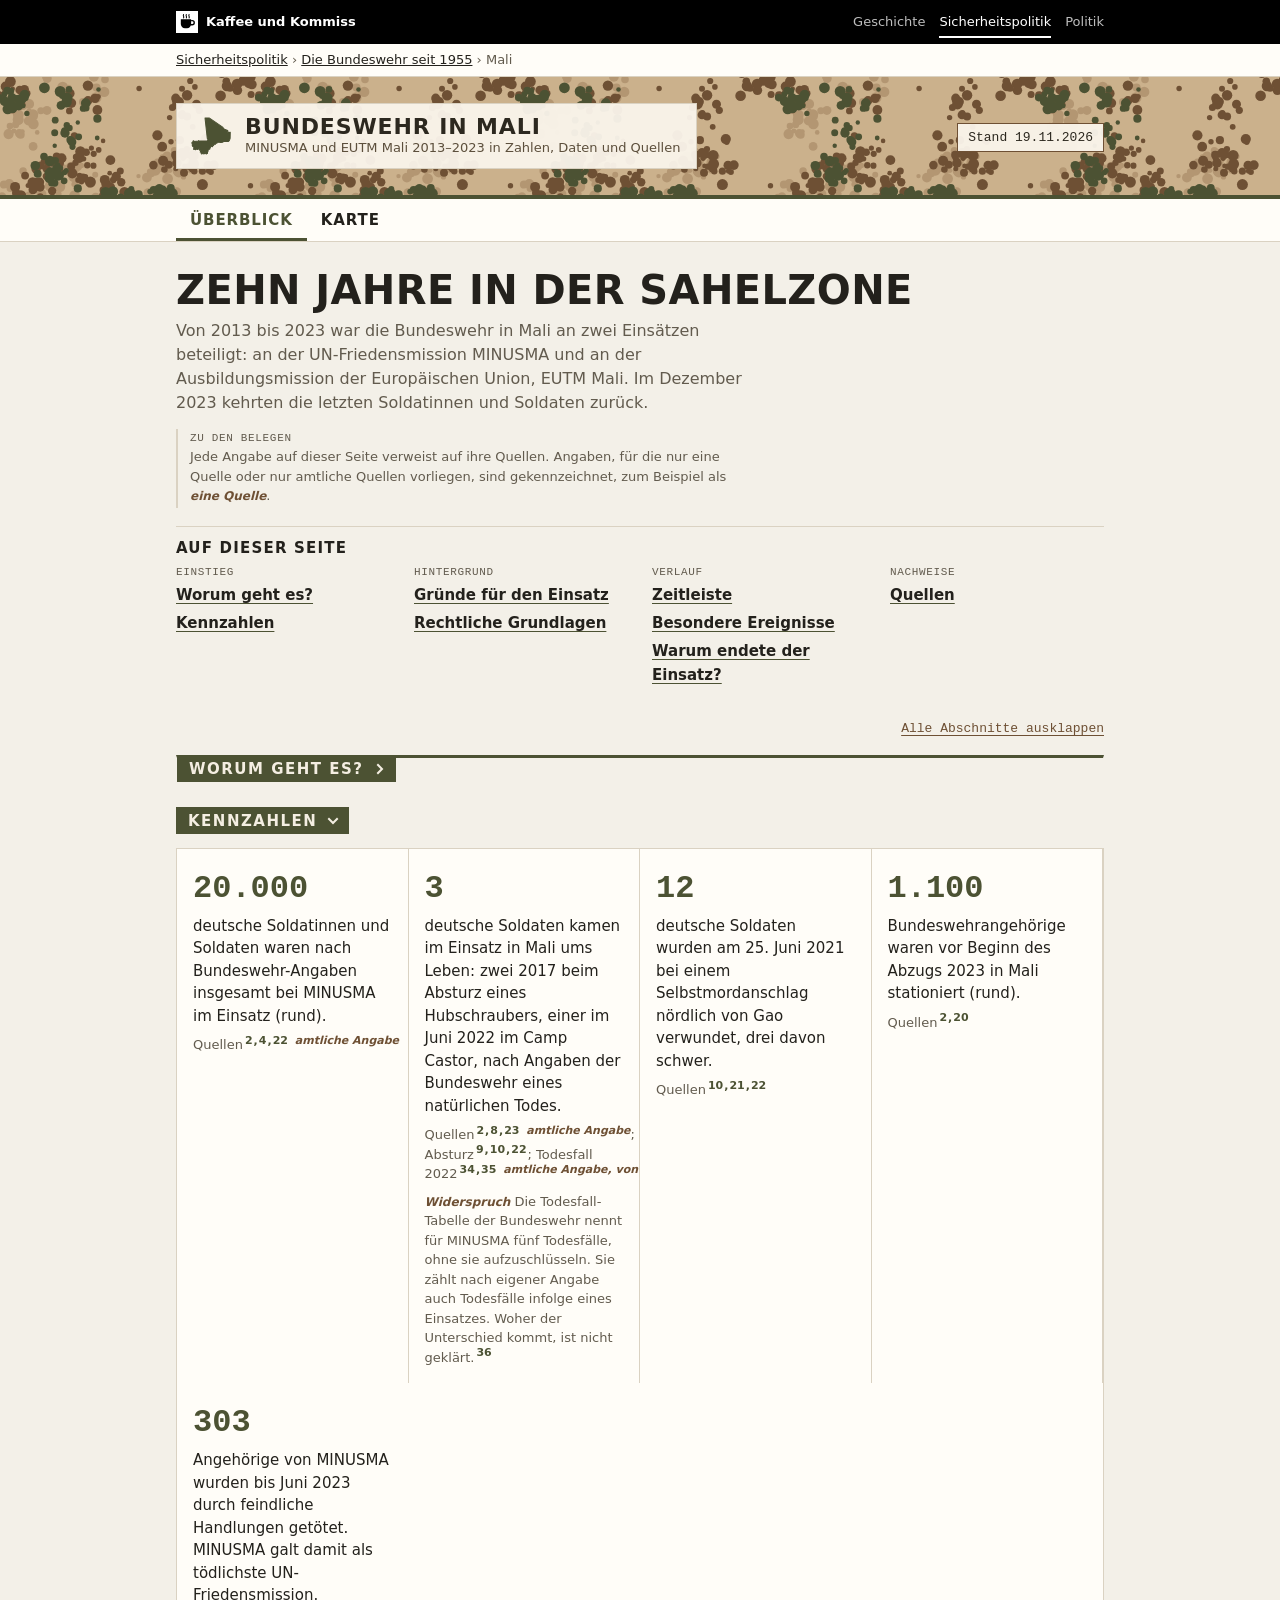
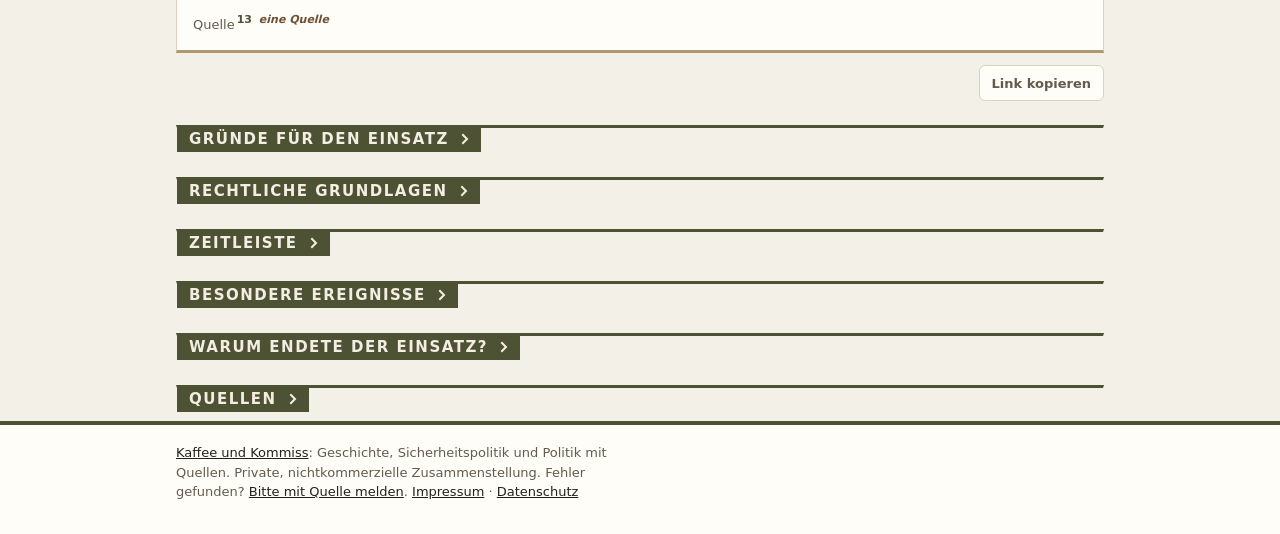
<file: index.html>
<!doctype html>
<html lang="de" class="kk-b-sipo">
<head>
<meta charset="utf-8">
<meta name="viewport" content="width=device-width, initial-scale=1">
<title>Bundeswehr in Mali</title>
<meta name="description" content="Der Einsatz der Bundeswehr in Mali 2013–2023: MINUSMA und EUTM Mali, Kennzahlen, Zeitleiste und Abzug, jede Angabe mit Quelle.">
<link rel="canonical" href="https://kaffeeundkommiss.github.io/bundeswehr-Mali/">
<meta property="og:type" content="website">
<meta property="og:locale" content="de_DE">
<meta property="og:site_name" content="Bundeswehr in Mali">
<meta property="og:title" content="Bundeswehr in Mali 2013–2023">
<meta property="og:description" content="Der Einsatz der Bundeswehr in Mali 2013–2023: MINUSMA und EUTM Mali, Kennzahlen, Zeitleiste und Abzug, jede Angabe mit Quelle.">
<meta property="og:url" content="https://kaffeeundkommiss.github.io/bundeswehr-Mali/">
<!-- Vorschau für Linkvorschauen, erzeugt mit werkzeuge/vorschau.js -->
<meta property="og:image" content="https://kaffeeundkommiss.github.io/bundeswehr-Mali/vorschau/start.jpg?v=81cf6c2f">
<meta property="og:image:width" content="1200">
<meta property="og:image:height" content="630">
<meta property="og:image:alt" content="Bundeswehr in Mali">
<meta name="twitter:card" content="summary_large_image">
<meta name="twitter:image" content="https://kaffeeundkommiss.github.io/bundeswehr-Mali/vorschau/start.jpg?v=81cf6c2f">
<link rel="icon" href="favicon.svg" type="image/svg+xml">
<link rel="icon" href="favicon-32.png" type="image/png" sizes="32x32">
<link rel="apple-touch-icon" href="apple-touch-icon.png">
<link rel="stylesheet" href="https://kaffeeundkommiss.github.io/schriften/schriften.css">
<link rel="stylesheet" href="basis.css">
<link rel="stylesheet" href="style.css">
<script src="seite.js" defer></script>
</head>
<body>
<div class="kk-leiste"><div class="kk-in">
  <a class="kk-haus" href="https://kaffeeundkommiss.github.io/"><img src="kk-tasse.svg" alt="" width="22" height="22"><span>Kaffee und Kommiss</span></a>
  <nav class="kk-bereiche" aria-label="Bereiche"><a href="https://kaffeeundkommiss.github.io/geschichte/">Geschichte</a><a href="https://kaffeeundkommiss.github.io/sicherheitspolitik/" aria-current="true"><span class="kk-lang">Sicherheitspolitik</span><span class="kk-kurz">Sicherheit</span></a><a href="https://kaffeeundkommiss.github.io/politik/">Politik</a></nav>
</div></div>
<nav class="kk-pfad" aria-label="Pfad"><div class="kk-in"><a href="https://kaffeeundkommiss.github.io/sicherheitspolitik/">Sicherheitspolitik</a> › <a href="https://kaffeeundkommiss.github.io/sicherheitspolitik/bundeswehr/">Die Bundeswehr seit 1955</a> › <span aria-current="page">Mali</span></div></nav>
<header class="top">
  <div class="wrap">
    <div class="marke">
      <svg class="logo" viewBox="0 0 64 64" aria-hidden="true" focusable="false"><path d="M7.0 50.3 L7.0 48.4 L6.2 46.9 L5.5 47.1 L4.8 46.0 L4.9 43.9 L4.0 41.8 L4.6 42.0 L5.2 41.5 L5.8 39.6 L6.6 38.9 L8.5 40.6 L9.4 39.6 L13.6 39.5 L13.9 38.7 L14.5 39.4 L26.9 39.4 L27.5 36.6 L26.6 35.5 L23.3 5.7 L29.3 5.7 L49.5 19.5 L49.6 20.5 L51.6 22.2 L56.3 23.9 L56.7 25.5 L56.2 26.4 L56.7 26.9 L60.0 26.4 L59.8 35.5 L58.8 38.4 L57.5 39.8 L50.0 40.1 L48.9 41.2 L46.4 41.4 L43.4 40.9 L39.0 43.0 L38.5 44.1 L36.9 43.8 L35.6 45.9 L34.6 45.9 L34.4 47.2 L33.7 47.6 L32.3 46.8 L31.0 47.8 L31.3 48.9 L30.4 49.4 L30.6 50.6 L27.7 52.4 L27.8 54.0 L27.0 55.1 L26.9 57.3 L25.2 58.1 L24.5 57.9 L24.4 56.3 L23.9 56.9 L23.1 56.5 L22.9 57.6 L22.1 57.6 L21.8 58.3 L20.2 57.3 L18.5 58.3 L17.6 57.1 L17.4 55.3 L16.3 55.3 L17.2 54.0 L15.7 52.9 L14.7 50.2 L13.8 50.1 L13.9 50.8 L12.7 51.6 L10.8 51.0 L9.3 52.1 L8.6 51.0 L7.3 51.7 L6.6 51.0Z"/></svg>
      <div>
      <div class="name">Bundeswehr in Mali</div>
      <div class="unter">MINUSMA und EUTM Mali 2013–2023 in Zahlen, Daten und Quellen</div>
      </div>
    </div>
    <div class="badges"><span>Stand 19.11.2026</span></div>
  </div>
</header>

<nav class="seiten" aria-label="Seiten">
  <ul>
    <li><a href="index.html" aria-current="page">Überblick</a></li>
    <li><a href="karte.html">Karte</a></li>
  </ul>
</nav>

<main>
  <section class="einleitung">
    <h1>Zehn Jahre in der Sahelzone</h1>
    <p>Von 2013 bis 2023 war die Bundeswehr in Mali an zwei Einsätzen beteiligt: an der UN-Friedensmission MINUSMA und an der Ausbildungsmission der Europäischen Union, EUTM Mali. Im Dezember 2023 kehrten die letzten Soldatinnen und Soldaten zurück.</p>
    <p class="beleg-hinweis"><span class="beleg-marke">Zu den Belegen</span> Jede Angabe auf dieser Seite verweist auf ihre Quellen. Angaben, für die nur eine Quelle oder nur amtliche Quellen vorliegen, sind gekennzeichnet, zum Beispiel als <span class="marke-einzel">eine Quelle</span>.</p>
    <nav class="inhalt" aria-label="Inhalt dieser Seite">
      <p class="inhalt-titel">Auf dieser Seite</p>
      <div class="inhalt-gruppen">
        <div><span class="inhalt-kopf">Einstieg</span><ul><li><a href="#h-worum">Worum geht es?</a></li><li><a href="#h-zahlen">Kennzahlen</a></li></ul></div>
        <div><span class="inhalt-kopf">Hintergrund</span><ul><li><a href="#h-gruende">Gründe für den Einsatz</a></li><li><a href="#h-recht">Rechtliche Grundlagen</a></li></ul></div>
        <div><span class="inhalt-kopf">Verlauf</span><ul><li><a href="#h-zeit">Zeitleiste</a></li><li><a href="#h-ereignisse">Besondere Ereignisse</a></li><li><a href="#h-ende">Warum endete der Einsatz?</a></li></ul></div>
        <div><span class="inhalt-kopf">Nachweise</span><ul><li><a href="#h-quellen">Quellen</a></li></ul></div>
      </div>
    </nav>
  </section>

  <section aria-labelledby="h-worum" class="karte block">
    <h2 id="h-worum">Worum geht es?</h2>
    <p>Im Januar 2012 begann im Norden Malis ein Aufstand gegen die Regierung.<sup class="q"><a href="#q5" aria-label="Quelle 5">5</a>,<a href="#q28" aria-label="Quelle 28">28</a></sup> Im März 2012 putschte das Militär in der Hauptstadt Bamako.<sup class="q"><a href="#q5" aria-label="Quelle 5">5</a>,<a href="#q10" aria-label="Quelle 10">10</a>,<a href="#q28" aria-label="Quelle 28">28</a></sup></p>
    <p>Im April 2012 riefen aufständische Tuareg im Norden einen eigenen Staat „Azawad“ aus, den kein Staat anerkannte.<sup class="q"><a href="#q5" aria-label="Quelle 5">5</a>,<a href="#q28" aria-label="Quelle 28">28</a></sup> Bis Ende 2012 übernahmen islamistische Gruppen die Kontrolle über fast den gesamten Norden.<sup class="q"><a href="#q28" aria-label="Quelle 28">28</a> <span class="marke-einzel">eine Quelle</span></sup> Im Januar 2013 griff Frankreich auf Bitten Malis militärisch ein („Operation Serval“).<sup class="q"><a href="#q5" aria-label="Quelle 5">5</a>,<a href="#q28" aria-label="Quelle 28">28</a></sup></p>
    <p>Danach beschlossen die Europäische Union eine Ausbildungsmission und die Vereinten Nationen eine Friedensmission. Die Bundeswehr beteiligte sich an beiden.<sup class="q"><a href="#q5" aria-label="Quelle 5">5</a>,<a href="#q14" aria-label="Quelle 14">14</a>,<a href="#q10" aria-label="Quelle 10">10</a></sup> Nach zwei Militärputschen 2020 und 2021 regiert in Mali eine Militärregierung.<sup class="q"><a href="#q10" aria-label="Quelle 10">10</a>,<a href="#q3" aria-label="Quelle 3">3</a>,<a href="#q30" aria-label="Quelle 30">30</a></sup> Sie beendete 2023 die Zusammenarbeit mit den Vereinten Nationen.<sup class="q"><a href="#q1" aria-label="Quelle 1">1</a>,<a href="#q20" aria-label="Quelle 20">20</a></sup></p>
  </section>

  <section aria-labelledby="h-zahlen" data-offen>
    <h2 id="h-zahlen">Kennzahlen</h2>
    <div class="kennzahlen">
      <div class="karte zahl" id="k-soldaten">
        <div class="wert">20.000</div>
        <div class="text">deutsche Soldatinnen und Soldaten waren nach Bundeswehr-Angaben insgesamt bei MINUSMA im Einsatz (rund).</div>
        <div class="beleg">Quellen<sup class="q"><a href="#q2" aria-label="Quelle 2">2</a>,<a href="#q4" aria-label="Quelle 4">4</a>,<a href="#q22" aria-label="Quelle 22">22</a> <span class="marke-einzel">amtliche Angabe</span></sup></div>
      </div>
      <div class="karte zahl" id="k-tote">
        <div class="wert">3</div>
        <div class="text">deutsche Soldaten kamen im Einsatz in Mali ums Leben: zwei 2017 beim Absturz eines Hubschraubers, einer im Juni 2022 im Camp Castor, nach Angaben der Bundeswehr eines natürlichen Todes.</div>
        <div class="beleg">Quellen<sup class="q"><a href="#q2" aria-label="Quelle 2">2</a>,<a href="#q8" aria-label="Quelle 8">8</a>,<a href="#q23" aria-label="Quelle 23">23</a> <span class="marke-einzel">amtliche Angabe</span></sup>; Absturz<sup class="q"><a href="#q9" aria-label="Quelle 9">9</a>,<a href="#q10" aria-label="Quelle 10">10</a>,<a href="#q22" aria-label="Quelle 22">22</a></sup>; Todesfall 2022<sup class="q"><a href="#q34" aria-label="Quelle 34">34</a>,<a href="#q35" aria-label="Quelle 35">35</a> <span class="marke-einzel">amtliche Angabe, von einer Einzelliste bestätigt</span></sup></div>
        <div class="beleg"><span class="marke-einzel">Widerspruch</span> Die Todesfall-Tabelle der Bundeswehr nennt für MINUSMA fünf Todesfälle, ohne sie aufzuschlüsseln. Sie zählt nach eigener Angabe auch Todesfälle infolge eines Einsatzes. Woher der Unterschied kommt, ist nicht geklärt.<sup class="q"><a href="#q36" aria-label="Quelle 36">36</a></sup></div>
      </div>
      <div class="karte zahl" id="k-verwundete">
        <div class="wert">12</div>
        <div class="text">deutsche Soldaten wurden am 25. Juni 2021 bei einem Selbstmordanschlag nördlich von Gao verwundet, drei davon schwer.</div>
        <div class="beleg">Quellen<sup class="q"><a href="#q10" aria-label="Quelle 10">10</a>,<a href="#q21" aria-label="Quelle 21">21</a>,<a href="#q22" aria-label="Quelle 22">22</a></sup></div>
      </div>
      <div class="karte zahl" id="k-castor">
        <div class="wert">1.100</div>
        <div class="text">Bundeswehrangehörige waren vor Beginn des Abzugs 2023 in Mali stationiert (rund).</div>
        <div class="beleg">Quellen<sup class="q"><a href="#q2" aria-label="Quelle 2">2</a>,<a href="#q20" aria-label="Quelle 20">20</a></sup></div>
      </div>
      <div class="karte zahl" id="k-un-tote">
        <div class="wert">303</div>
        <div class="text">Angehörige von MINUSMA wurden bis Juni 2023 durch feindliche Handlungen getötet. MINUSMA galt damit als tödlichste UN-Friedensmission.</div>
        <div class="beleg">Quelle<sup class="q"><a href="#q13" aria-label="Quelle 13">13</a> <span class="marke-einzel">eine Quelle</span></sup></div>
      </div>
    </div>
  </section>

  <section aria-labelledby="h-gruende" class="karte block">
    <h2 id="h-gruende">Gründe für den Einsatz</h2>
    <div class="zwei-einsaetze">
      <div>
        <h3>MINUSMA</h3>
        <p>Die Mission der Vereinten Nationen geht auf Resolution 2100 des UN-Sicherheitsrats vom 25. April 2013 zurück.<sup class="q"><a href="#q10" aria-label="Quelle 10">10</a>,<a href="#q12" aria-label="Quelle 12">12</a></sup> Sie sollte den politischen Prozess in Mali unterstützen und Sicherheitsaufgaben übernehmen.<sup class="q"><a href="#q12" aria-label="Quelle 12">12</a> <span class="marke-einzel">eine Quelle</span></sup></p>
        <p>Die Bundeswehr stellte vor allem Aufklärung: mit unbemannten und unbewaffneten Drohnen des Typs Heron sowie mit Hubschraubern zur Rettung Verletzter. Die Aufklärungsergebnisse gingen an die Vereinten Nationen.<sup class="q"><a href="#q1" aria-label="Quelle 1">1</a>,<a href="#q3" aria-label="Quelle 3">3</a> <span class="marke-einzel">amtliche Angabe</span></sup> Das letzte Bundestagsmandat erlaubte bis zu 1.400 Soldatinnen und Soldaten.<sup class="q"><a href="#q5" aria-label="Quelle 5">5</a> <span class="marke-einzel">eine Quelle</span></sup></p>
      </div>
      <div>
        <h3>EUTM Mali</h3>
        <p>Die Ausbildungsmission der EU begann am 18. Februar 2013.<sup class="q"><a href="#q14" aria-label="Quelle 14">14</a>,<a href="#q18" aria-label="Quelle 18">18</a></sup> Sie sollte die malischen Streitkräfte beraten und ausbilden, nahm aber nicht an Kampfeinsätzen teil.<sup class="q"><a href="#q15" aria-label="Quelle 15">15</a>,<a href="#q18" aria-label="Quelle 18">18</a></sup> Ausgebildet wurde vor allem im Lager Koulikoro.<sup class="q"><a href="#q15" aria-label="Quelle 15">15</a>,<a href="#q6" aria-label="Quelle 6">6</a></sup></p>
        <p>Das erste Bundestagsmandat sah bis zu 180 deutsche Soldatinnen und Soldaten vor, zwischenzeitlich bis zu 600, zuletzt 300.<sup class="q"><a href="#q6" aria-label="Quelle 6">6</a> <span class="marke-einzel">eine Quelle</span></sup> Die deutsche Beteiligung endete im Mai 2023, die EU-Mission am 18. Mai 2024.<sup class="q"><a href="#q19" aria-label="Quelle 19">19</a>,<a href="#q31" aria-label="Quelle 31">31</a></sup>;<sup class="q"><a href="#q16" aria-label="Quelle 16">16</a>,<a href="#q17" aria-label="Quelle 17">17</a></sup></p>
      </div>
    </div>
  </section>

  <section aria-labelledby="h-recht" class="karte block">
    <h2 id="h-recht">Rechtliche Grundlagen</h2>
    <p>Grundlage von MINUSMA war ein Beschluss des UN-Sicherheitsrats, Grundlage von EUTM Mali ein Beschluss des Rates der EU.<sup class="q"><a href="#q12" aria-label="Quelle 12">12</a>,<a href="#q14" aria-label="Quelle 14">14</a></sup> Für die deutsche Beteiligung an bewaffneten Einsätzen braucht die Bundesregierung die Zustimmung des Bundestags. Er stimmte erstmals am 28. Februar 2013 zu (EUTM Mali und logistische Hilfe für die afrikanische Mission AFISMA) und am 27. Juni 2013 für MINUSMA.<sup class="q"><a href="#q5" aria-label="Quelle 5">5</a>,<a href="#q32" aria-label="Quelle 32">32</a></sup>; 28. Februar auch<sup class="q"><a href="#q33" aria-label="Quelle 33">33</a></sup></p>
    <ul class="mandate">
      <li><time datetime="2013-02-28">28.02.2013</time><div><strong>EUTM Mali.</strong> Erstes Mandat des Bundestags, zugleich logistische Unterstützung für AFISMA. <span class="beleg"><sup class="q"><a href="#q5" aria-label="Quelle 5">5</a>,<a href="#q32" aria-label="Quelle 32">32</a>,<a href="#q33" aria-label="Quelle 33">33</a></sup></span></div></li>
      <li><time datetime="2013-06-27">27.06.2013</time><div><strong>MINUSMA.</strong> Der Bundestag billigt die deutsche Beteiligung. <span class="beleg"><sup class="q"><a href="#q5" aria-label="Quelle 5">5</a>,<a href="#q32" aria-label="Quelle 32">32</a></sup></span></div></li>
      <li><time datetime="2016-01-28">28.01.2016</time><div><strong>Erweiterung.</strong> Erste Erweiterung des deutschen Beitrags zu MINUSMA. <span class="beleg"><sup class="q"><a href="#q1" aria-label="Quelle 1">1</a> <span class="marke-einzel">eine Quelle</span></sup></span></div></li>
      <li><time datetime="2023-05-26">26.05.2023</time><div><strong>Letztes Mandat.</strong> Der Bundestag verlängert MINUSMA letztmalig bis 31. Mai 2024. Nach Angaben des Bundestags stimmten 374 Abgeordnete zu. <span class="beleg"><sup class="q"><a href="#q24" aria-label="Quelle 24">24</a>,<a href="#q25" aria-label="Quelle 25">25</a>,<a href="#q19" aria-label="Quelle 19">19</a></sup>; Stimmenzahl nur<sup class="q"><a href="#q24" aria-label="Quelle 24">24</a></sup></span></div></li>
    </ul>
  </section>

  <section aria-labelledby="h-zeit" class="karte block">
    <h2 id="h-zeit">Zeitleiste</h2>
    <ol class="zeitleiste">
      <li data-datum="2012-01-16" data-art="gewalt"><time datetime="2012-01">Januar 2012</time><div>Aufstand im Norden Malis, getragen unter anderem von der Tuareg-Bewegung MNLA. Im März putscht das Militär in Bamako, im April ruft die MNLA den Staat „Azawad“ aus. <span class="beleg"><sup class="q"><a href="#q5" aria-label="Quelle 5">5</a>,<a href="#q28" aria-label="Quelle 28">28</a></sup></span></div></li>
      <li data-datum="2013-01-11" data-art="einsatz"><time datetime="2013-01-11">11.01.2013</time><div>Frankreich beginnt die „Operation Serval“ gegen die Islamisten im Norden. <span class="beleg"><sup class="q"><a href="#q28" aria-label="Quelle 28">28</a></sup>; Monat auch<sup class="q"><a href="#q5" aria-label="Quelle 5">5</a></sup></span></div></li>
      <li data-datum="2013-02-18" data-art="einsatz"><time datetime="2013-02-18">18.02.2013</time><div>Der Rat der EU startet die Ausbildungsmission EUTM Mali. <span class="beleg"><sup class="q"><a href="#q14" aria-label="Quelle 14">14</a>,<a href="#q18" aria-label="Quelle 18">18</a></sup></span></div></li>
      <li data-datum="2013-02-28" data-art="bundestag"><time datetime="2013-02-28">28.02.2013</time><div>Erstes Bundestagsmandat für Mali (EUTM Mali, Unterstützung für AFISMA). <span class="beleg"><sup class="q"><a href="#q5" aria-label="Quelle 5">5</a>,<a href="#q32" aria-label="Quelle 32">32</a>,<a href="#q33" aria-label="Quelle 33">33</a></sup></span></div></li>
      <li data-datum="2013-04-25" data-art="einsatz"><time datetime="2013-04-25">25.04.2013</time><div>Der UN-Sicherheitsrat beschließt mit Resolution 2100 die Mission MINUSMA. <span class="beleg"><sup class="q"><a href="#q10" aria-label="Quelle 10">10</a>,<a href="#q12" aria-label="Quelle 12">12</a></sup></span></div></li>
      <li data-datum="2013-06-27" data-art="bundestag"><time datetime="2013-06-27">27.06.2013</time><div>Der Bundestag billigt die deutsche Beteiligung an MINUSMA. <span class="beleg"><sup class="q"><a href="#q5" aria-label="Quelle 5">5</a>,<a href="#q32" aria-label="Quelle 32">32</a></sup></span></div></li>
      <li data-datum="2015-06-20" data-art="einsatz" data-symbol="dokument"><time>Mai/Juni 2015</time><div>Friedensabkommen von Algier: Die Regierung unterzeichnet am 15. Mai, die Rebellenkoalition CMA am 20. Juni 2015. <span class="beleg"><sup class="q"><a href="#q5" aria-label="Quelle 5">5</a>,<a href="#q29" aria-label="Quelle 29">29</a></sup>; Tagesdaten nur<sup class="q"><a href="#q29" aria-label="Quelle 29">29</a></sup></span></div></li>
      <li data-datum="2016-01-28" data-art="bundestag"><time>2016</time><div>Der Bundestag erweitert den deutschen Beitrag (28.01.2016). Gao wird Hauptstationierungsort der Bundeswehr. <span class="beleg"><sup class="q"><a href="#q1" aria-label="Quelle 1">1</a>,<a href="#q2" aria-label="Quelle 2">2</a> <span class="marke-einzel">amtliche Angabe</span></sup></span></div></li>
      <li data-datum="2017-07-26" data-art="gewalt" data-symbol="flugzeug"><time datetime="2017-07-26">26.07.2017</time><div>Ein Kampfhubschrauber Tiger stürzt rund 70 km nordöstlich von Gao ab, beide Piloten sterben. <span class="beleg"><sup class="q"><a href="#q9" aria-label="Quelle 9">9</a>,<a href="#q10" aria-label="Quelle 10">10</a>,<a href="#q8" aria-label="Quelle 8">8</a></sup></span> <a href="#tiger">Mehr dazu</a></div></li>
      <li data-datum="2020-08-18" data-art="gewalt"><time>2020 und 2021</time><div>Zwei Militärputsche, im August 2020 und im Mai 2021. Eine militärische Übergangsregierung übernimmt die Macht. <span class="beleg"><sup class="q"><a href="#q10" aria-label="Quelle 10">10</a>,<a href="#q3" aria-label="Quelle 3">3</a>,<a href="#q28" aria-label="Quelle 28">28</a></sup></span></div></li>
      <li data-datum="2021-06-25" data-art="gewalt"><time datetime="2021-06-25">25.06.2021</time><div>Selbstmordanschlag mit einer Autobombe nördlich von Gao: zwölf deutsche Soldaten werden verwundet. <span class="beleg"><sup class="q"><a href="#q10" aria-label="Quelle 10">10</a>,<a href="#q21" aria-label="Quelle 21">21</a>,<a href="#q22" aria-label="Quelle 22">22</a></sup></span> <a href="#anschlag-2021">Mehr dazu</a></div></li>
      <li data-datum="2021-12-15" data-art="einsatz"><time>Ende 2021</time><div>Die Militärregierung holt russische Kräfte ins Land, darunter Söldner der Wagner-Gruppe. <span class="beleg"><sup class="q"><a href="#q28" aria-label="Quelle 28">28</a>,<a href="#q27" aria-label="Quelle 27">27</a>,<a href="#q3" aria-label="Quelle 3">3</a></sup></span></div></li>
      <li data-datum="2022-04-15" data-art="einsatz"><time>2022</time><div>Die EU setzt ab April Teile der Ausbildung aus.<sup class="q"><a href="#q17" aria-label="Quelle 17">17</a></sup> Der deutsche EUTM-Anteil wird ab Oktober auf eine Minimalpräsenz in Bamako verringert.<sup class="q"><a href="#q7" aria-label="Quelle 7">7</a></sup> <span class="beleg"><span class="marke-einzel">je eine Quelle</span></span></div></li>
      <li data-datum="2022-11-22" data-art="einsatz" data-symbol="dokument"><time datetime="2022-11-22">22.11.2022</time><div>Die Bundesregierung beschließt, den MINUSMA-Einsatz bis Mai 2024 zu beenden. <span class="beleg"><sup class="q"><a href="#q7" aria-label="Quelle 7">7</a>,<a href="#q26" aria-label="Quelle 26">26</a>,<a href="#q27" aria-label="Quelle 27">27</a></sup></span></div></li>
      <li data-datum="2023-05-26" data-art="bundestag"><time datetime="2023-05-26">26.05.2023</time><div>Der Bundestag verlängert MINUSMA letztmalig bis 31. Mai 2024. <span class="beleg"><sup class="q"><a href="#q24" aria-label="Quelle 24">24</a>,<a href="#q25" aria-label="Quelle 25">25</a></sup></span> Die Beteiligung an EUTM Mali hatte die Bundesregierung am 3. Mai zum 31. Mai 2023 beendet. <span class="beleg"><sup class="q"><a href="#q19" aria-label="Quelle 19">19</a> <span class="marke-einzel">eine Quelle</span></sup>; Ende im Mai 2023 auch<sup class="q"><a href="#q31" aria-label="Quelle 31">31</a></sup></span></div></li>
      <li data-datum="2023-06-30" data-art="einsatz" data-symbol="dokument"><time datetime="2023-06-30">30.06.2023</time><div>Auf Wunsch der malischen Regierung beendet der UN-Sicherheitsrat mit Resolution 2690 das Mandat. MINUSMA muss bis 31. Dezember 2023 abziehen. <span class="beleg"><sup class="q"><a href="#q11" aria-label="Quelle 11">11</a>,<a href="#q4" aria-label="Quelle 4">4</a>,<a href="#q20" aria-label="Quelle 20">20</a></sup></span></div></li>
      <li data-datum="2023-12-15" data-art="einsatz" data-symbol="flugzeug"><time>12.–15.12.2023</time><div>Die Bundeswehr übergibt Camp Castor in Gao am 12. Dezember.<sup class="q"><a href="#q2" aria-label="Quelle 2">2</a> <span class="marke-einzel">amtliche Angabe</span></sup> Die letzten Soldatinnen und Soldaten landen am 15. Dezember in Wunstorf. <span class="beleg"><sup class="q"><a href="#q4" aria-label="Quelle 4">4</a>,<a href="#q22" aria-label="Quelle 22">22</a>,<a href="#q23" aria-label="Quelle 23">23</a></sup></span> <a href="#abzug">Mehr dazu</a></div></li>
      <li data-datum="2023-12-31" data-art="einsatz"><time datetime="2023-12-31">31.12.2023</time><div>MINUSMA endet. <span class="beleg"><sup class="q"><a href="#q12" aria-label="Quelle 12">12</a>,<a href="#q11" aria-label="Quelle 11">11</a></sup></span></div></li>
      <li data-datum="2024-05-18" data-art="einsatz"><time datetime="2024-05-18">18.05.2024</time><div>Die EU verlängert EUTM Mali nicht über diesen Tag hinaus. <span class="beleg"><sup class="q"><a href="#q16" aria-label="Quelle 16">16</a>,<a href="#q17" aria-label="Quelle 17">17</a></sup></span></div></li>
    </ol>
  </section>

  <section aria-labelledby="h-ereignisse" class="karte block">
    <h2 id="h-ereignisse">Besondere Ereignisse</h2>
    <div class="ereignis" id="tiger">
      <h3><time>26.07.2017</time> Absturz eines Tiger-Hubschraubers</h3>
      <p>Auf einem Aufklärungsflug rund 70 Kilometer nordöstlich von Gao stürzte ein Kampfhubschrauber Tiger ab. Beide Piloten kamen ums Leben.<sup class="q"><a href="#q9" aria-label="Quelle 9">9</a>,<a href="#q10" aria-label="Quelle 10">10</a>,<a href="#q22" aria-label="Quelle 22">22</a></sup> Beschuss schloss die Untersuchung als Ursache aus; sie fand technische Auffälligkeiten.<sup class="q"><a href="#q9" aria-label="Quelle 9">9</a> <span class="marke-einzel">Zwischenstand März 2018, eine Quelle</span></sup></p>
    </div>
    <div class="ereignis" id="anschlag-2021">
      <h3><time>25.06.2021</time> Anschlag auf eine Patrouille</h3>
      <p>Ein Selbstmordattentäter griff am Morgen nördlich von Gao eine Patrouille mit einer Autobombe an.<sup class="q"><a href="#q21" aria-label="Quelle 21">21</a>,<a href="#q10" aria-label="Quelle 10">10</a></sup> Zwölf deutsche und ein belgischer Soldat wurden verwundet, drei davon schwer.<sup class="q"><a href="#q10" aria-label="Quelle 10">10</a>,<a href="#q21" aria-label="Quelle 21">21</a>,<a href="#q22" aria-label="Quelle 22">22</a></sup> Die Vereinten Nationen sprachen zunächst von 15 verletzten Blauhelmen, also Soldaten der UN-Friedenstruppen, die blaue Helme tragen<sup class="q"><a href="#q37" aria-label="Quelle 37">37</a>,<a href="#q38" aria-label="Quelle 38">38</a></sup>.<sup class="q"><a href="#q21" aria-label="Quelle 21">21</a> <span class="marke-einzel">eine Quelle</span></sup></p>
    </div>
    <div class="ereignis" id="abzug">
      <h3><time>Dezember 2023</time> Abzug aus Gao</h3>
      <p>Am 12. Dezember 2023 übergab die Bundeswehr Camp Castor an den Gouverneur der Provinz Gao. Danach verließen die letzten 142 Soldatinnen und Soldaten das Lager.<sup class="q"><a href="#q2" aria-label="Quelle 2">2</a>,<a href="#q4" aria-label="Quelle 4">4</a> <span class="marke-einzel">amtliche Angabe</span></sup></p>
      <p>Am 15. Dezember landeten die letzten Soldatinnen und Soldaten in Wunstorf bei Hannover.<sup class="q"><a href="#q4" aria-label="Quelle 4">4</a>,<a href="#q22" aria-label="Quelle 22">22</a>,<a href="#q23" aria-label="Quelle 23">23</a></sup> Bundesregierung und Bundeswehr zählten bei der Landung 142 Rückkehrer.<sup class="q"><a href="#q4" aria-label="Quelle 4">4</a>,<a href="#q31" aria-label="Quelle 31">31</a> <span class="marke-einzel">amtliche Angaben</span></sup></p>
      <p>Die höheren Zahlen stammen aus Agenturmeldungen, die vor der Landung erschienen: Nach epd erwartete ein Sprecher des Verteidigungsministeriums 300 Personen in Wunstorf<sup class="q"><a href="#q23" aria-label="Quelle 23">23</a></sup>, dpa nannte 304<sup class="q"><a href="#q22" aria-label="Quelle 22">22</a></sup>. Worauf sich diese Zahlen genau beziehen, sagen die Meldungen nicht. Etwa ein Drittel des Materials blieb laut dpa aus wirtschaftlichen Gründen in Mali.<sup class="q"><a href="#q22" aria-label="Quelle 22">22</a> <span class="marke-einzel">eine Quelle</span></sup></p>
    </div>
  </section>

  <section aria-labelledby="h-ende" class="karte block">
    <h2 id="h-ende">Warum endete der Einsatz?</h2>
    <p><strong>Gesicherte Fakten.</strong> Nach den Putschen von 2020 und 2021 arbeitete die Militärregierung verstärkt mit russischen Kräften zusammen.<sup class="q"><a href="#q3" aria-label="Quelle 3">3</a>,<a href="#q28" aria-label="Quelle 28">28</a></sup> Sie schränkte die Überflugrechte für die Heron-Drohnen und die deutschen Hubschrauber wiederholt ein.<sup class="q"><a href="#q3" aria-label="Quelle 3">3</a> <span class="marke-einzel">amtliche Angabe</span></sup></p>
    <p>Im Juni 2023 verlangte sie das Ende der UN-Mission; der Sicherheitsrat beschloss es einstimmig.<sup class="q"><a href="#q1" aria-label="Quelle 1">1</a>,<a href="#q11" aria-label="Quelle 11">11</a>,<a href="#q20" aria-label="Quelle 20">20</a></sup> Die EU hatte Teile der Ausbildung bereits 2022 ausgesetzt, nach Angaben von Agence Europe wegen Übergriffen der malischen Streitkräfte mit Unterstützung von Wagner-Söldnern.<sup class="q"><a href="#q17" aria-label="Quelle 17">17</a> <span class="marke-einzel">eine Quelle</span></sup></p>
    <p><strong>Lesarten.</strong> Die Bundesregierung begründete das Ende mit der schwieriger gewordenen Zusammenarbeit. Verteidigungsminister Boris Pistorius sagte bei der Rückkehr: „Am Ende waren mit den politischen Verhältnissen in Mali die Voraussetzungen für einen sinnvollen Einsatz einfach nicht mehr gegeben.“<sup class="q"><a href="#q22" aria-label="Quelle 22">22</a></sup></p>
    <p>Im Bundestag war umstritten, wie lange die Truppe bleiben sollte: Die Koalition wollte das Kontingent bis Ende Mai 2024 in Mali lassen, die CDU/CSU-Fraktion warb für einen Abzug bis Ende 2023.<sup class="q"><a href="#q20" aria-label="Quelle 20">20</a>,<a href="#q25" aria-label="Quelle 25">25</a></sup> Der Journalist André Uzulis hielt den Einsatz schon im Juli 2023 für zu lang; die Regierung habe aus Afghanistan nicht gelernt und gefürchtet, unzuverlässig zu wirken.<sup class="q"><a href="#q27" aria-label="Quelle 27">27</a> <span class="marke-einzel">Einschätzung, eine Quelle</span></sup></p>
  </section>

  <section aria-labelledby="h-quellen" class="karte block quellen">
    <h2 id="h-quellen">Quellen</h2>
    <p class="hinweis">Alle Seiten abgerufen am 11.11.2026. [1], [2], [3], [5], [6], [7], [8], [9] und [31] stammen aus dem Geschäftsbereich des Verteidigungsministeriums, [4] und [26] von der Bundesregierung; diese Quellen gelten hier nicht als voneinander unabhängig („amtliche Angabe“). [22] und [23] berufen sich bei Gesamtzahl und Todesfällen auf Angaben der Bundeswehr. [11], [12] und [13] stammen von den Vereinten Nationen, [14], [15] und [16] von der EU, [17] und [18] von Agence Europe, [19] und [20] von ESUT, [28], [29] und [35] von Wikipedia. [32] und [33] geben Bundestagsunterlagen wieder und gelten als unabhängig von [5]. [34] und [36] stammen von der Bundeswehr. Innerhalb dieser Gruppen gelten sie nicht als voneinander unabhängig.</p>
    <ol>
      <li id="q1">Bundeswehr: <a href="https://www.bundeswehr.de/de/auftrag/einsaetze/missionen/abgeschlossene-einsaetze-der-bundeswehr/minusma">MINUSMA</a>. Abgeschlossene Einsätze, 31.05.2024.</li>
      <li id="q2">Timo Kather: <a href="https://www.bundeswehr.de/de/meldungen/bundeswehr-uebergibt-feldlager-camp-castor-5718206">Rückverlegung aus Mali: Bundeswehr übergibt Feldlager Camp Castor</a>. Bundeswehr, 12.12.2023.</li>
      <li id="q3">Bundeswehr: <a href="https://www.bundeswehr.de/de/meldungen/darum-zieht-die-bundeswehr-aus-mali-ab/gruende-abzug">Auftrag nur noch bedingt erfüllbar: Darum ist die Bundeswehr aus Mali abgezogen</a>. Erstveröffentlichung 26.05.2023, später ergänzt.</li>
      <li id="q4">Presse- und Informationsamt der Bundesregierung: <a href="https://www.bundesregierung.de/breg-de/service/archiv-bundesregierung/minusma-bundeswehr-2187314">Bundeswehr beendet Einsatz in Mali</a>. 15.12.2023.</li>
      <li id="q5">Einsatzführungskommando der Bundeswehr: <a href="https://www.bundeswehr.de/resource/blob/54076/20df078036f1612b59403074b33f0d68/die-bundeswehr-in-afrika-bei-minusma-data.pdf">Der Einsatz in Mali – MINUSMA</a>. Informationsblatt, Stand Oktober 2023 (PDF).</li>
      <li id="q6">Björn Kapfer: <a href="https://www.bundeswehr.de/de/auftrag/einsaetze/missionen/abgeschlossene-einsaetze-der-bundeswehr/mali-europaeische-trainingsmission-/eutm-bundeswehr-eu-einsatz-mali/ende-beteiligung-zusammenarbeit-5633902">Das Ende der deutschen Beteiligung an EUTM Mali</a>. Bundeswehr, 10.06.2023.</li>
      <li id="q7">Bundesministerium der Verteidigung: <a href="https://www.bmvg.de/de/aktuelles/bundeswehr-zieht-bis-mai-2024-aus-mali-ab-5530382">Bundesregierung hat entschieden: Bundeswehr zieht bis Mai 2024 aus Mali ab</a>. 23.11.2022.</li>
      <li id="q8">Christina Drechsler: <a href="https://www.bundeswehr.de/de/organisation/operatives-fuehrungskommando-der-bundeswehr/ehrenhain-aus-mali-einsatz-6041340">Ehrenhain aus Mali-Einsatz im Wald der Erinnerung eröffnet</a>. Bundeswehr, 14.11.2025.</li>
      <li id="q9">Bundesministerium der Verteidigung: <a href="https://www.bmvg.de/de/aktuelles/weitere-erkenntnisse-zum-tiger-absturz-in-mali-22640">Weitere Erkenntnisse zum TIGER-Absturz in Mali</a>. 07.03.2018.</li>
      <li id="q10">Bundeszentrale für politische Bildung: <a href="https://www.bpb.de/kurz-knapp/hintergrund-aktuell/336984/bundeswehreinsatz-in-mali/">Bundeswehreinsatz in Mali</a>. Hintergrund aktuell, 22.07.2021.</li>
      <li id="q11">Vereinte Nationen: <a href="https://press.un.org/en/2023/sc15341.doc.htm">Security Council Terminates Mandate of MINUSMA, Unanimously Adopting Resolution 2690 (2023)</a>. SC/15341, 30.06.2023.</li>
      <li id="q12">Vereinte Nationen: <a href="https://minusma.unmissions.org/en/minusma-propos">About MINUSMA</a>. Zuletzt aktualisiert 28.11.2025.</li>
      <li id="q13">Vereinte Nationen: <a href="https://press.un.org/en/2024/org1738.doc.htm">At Least 11 Peacekeeping, Associated Personnel Killed in Malicious Attacks During 2023</a>. ORG/1738, 2024 (Tagesdatum auf der Seite nicht angegeben).</li>
      <li id="q14">Rat der Europäischen Union: <a href="https://www.legislation.gov.uk/eudn/2013/87/pdfs/eudn_20130087_adopted_en.pdf">Beschluss 2013/87/GASP vom 18. Februar 2013 über die Einleitung einer militärischen Mission der EU (EUTM Mali)</a>. ABl. L 46/27, 19.02.2013 (englische Fassung).</li>
      <li id="q15">Europäischer Auswärtiger Dienst: <a href="https://www.eeas.europa.eu/eutm-mali/eutm-mali-european-union-training-mission-mali-military-mission_und_id">EUTM Mali: European Union Training Mission in Mali</a>. 30.11.2020.</li>
      <li id="q16">Europäischer Auswärtiger Dienst: <a href="https://www.eeas.europa.eu/eeas/mali-communiqu%C3%A9-de-presse-sur-le-non-renouvellement-du-mandat-d%E2%80%99eutm-mali_und_me">Communiqué de presse sur le non-renouvellement du mandat d’EUTM Mali</a>. 08.05.2024.</li>
      <li id="q17">Agence Europe: <a href="https://agenceurope.eu/en/bulletin/article/13407/33/eu-does-not-renew-mandate-of-its-eutm-mali-mission">EU does not renew mandate of its EUTM Mali mission</a>. Europe Daily Bulletin 13407, 08.05.2024.</li>
      <li id="q18">Agence Europe: <a href="https://agenceurope.eu/en/bulletin/article/10788/5/council-launches-training-and-advisory-mission-in-mali">Council launches training and advisory mission in Mali</a>. Europe Daily Bulletin 10788, 18.02.2013.</li>
      <li id="q19">ESUT – Europäische Sicherheit &amp; Technik: <a href="https://esut.de/2023/05/meldungen/41802/bundeswehr-abzug-aus-mali-soll-am-1-juni-beginnen/">Bundeswehr-Abzug aus Mali soll am 1. Juni beginnen</a>. 03.05.2023.</li>
      <li id="q20">ESUT – Europäische Sicherheit &amp; Technik: <a href="https://esut.de/2023/07/meldungen/43128/mali-bundeswehr-einsatz-muss-vorzeitig-beendet-werden/">Mali: Bundeswehr-Einsatz muss vorzeitig beendet werden</a>. 03.07.2023.</li>
      <li id="q21">Thomas Wiegold: <a href="https://augengeradeaus.net/2021/06/drei-tage-nach-anschlag-in-mali-noch-wenig-klarheit-ueber-angriff-auf-die-aufklaerungskompanie/">Drei Tage nach Anschlag in Mali: Noch wenig Klarheit über Angriff auf die Aufklärungskompanie</a>. Augen geradeaus!, 28.06.2021; dazu die <a href="https://augengeradeaus.net/2021/06/erstmals-verwundete-der-bundeswehr-im-blauhelm-einsatz-in-mali-zusammenfassung/">Zusammenfassung vom 25.06.2021</a>.</li>
      <li id="q22">dpa: <a href="https://www.infranken.de/deutschland/letzte-soldaten-aus-mali-einsatz-unterwegs-nach-deutschland-art-5806486,PRINT">Letzte Soldaten aus Mali-Einsatz unterwegs nach Deutschland</a>. Via infranken.de, 15.12.2023.</li>
      <li id="q23">epd: <a href="https://www.evangelisch.de/inhalte/224498/15-12-2023/letzte-deutsche-soldaten-aus-mali-auf-dem-rueckweg">Letzte deutsche Soldaten aus Mali auf dem Rückweg</a>. Via evangelisch.de, 15.12.2023.</li>
      <li id="q24">Deutscher Bundestag: <a href="https://www.bundestag.de/dokumente/textarchiv/2023/kw21-de-bundeswehr-minusma-947962">Mali-Einsatz der Bundeswehr letztmalig verlängert</a>. Textarchiv, 26.05.2023.</li>
      <li id="q25">abgeordnetenwatch.de: <a href="https://www.abgeordnetenwatch.de/bundestag/20/abstimmungen/bundeswehreinsatz-in-mali-minusma-beenden/tabelle">Bundeswehreinsatz in Mali (MINUSMA) beenden</a>. 06.07.2023.</li>
      <li id="q26">Bundesregierung: <a href="https://dserver.bundestag.de/btd/20/057/2005755.pdf">Antwort auf die Kleine Anfrage „Strukturiertes Auslaufmandat MINUSMA“</a>. Bundestags-Drucksache 20/5755, 20.02.2023 (PDF).</li>
      <li id="q27">André Uzulis: <a href="https://www.dandc.eu/en/article/germany-has-withdraw-quickly-mali-one-reason-federal-government-failed-learn-lessons">German military stayed too long in Mali</a>. D+C Development and Cooperation, 23.07.2023.</li>
      <li id="q28">Wikipedia: <a href="https://en.wikipedia.org/wiki/Mali_War">Mali War</a>. Englischsprachig, Fassung vom Abruftag.</li>
      <li id="q29">Wikipedia: <a href="https://en.wikipedia.org/wiki/Algiers_Accords_(2015)">Algiers Accords (2015)</a>. Englischsprachig, Fassung vom Abruftag.</li>
      <li id="q30">Auswärtiges Amt: <a href="https://www.auswaertiges-amt.de/de/service/laender/mali-node/malisicherheit-208258">Mali: Reise- und Sicherheitshinweise</a>. Stand 11.11.2026.</li>
      <li id="q31">Conny Thees: <a href="https://www.bundeswehr.de/de/meldungen/letztes-mali-einsatzkontingent-bundeswehr-zurueck-deutschland-5718824">Das letzte Mali-Einsatzkontingent der Bundeswehr ist zurück in Deutschland</a>. Bundeswehr, 15.12.2023.</li>
      <li id="q32">Deutscher Bundestag, Verteidigungsausschuss (18. Wahlperiode): <a href="https://www.bundestag.de/webarchiv/Ausschuesse/ausschuesse18/a12/auslandseinsaetze/auslandseinsaetze/minusma_und_eutm_mali-253016">MINUSMA und EUTM Mali</a>. Webarchiv, Stand 2017 (Tagesdatum nicht angegeben). Abruf 19.11.2026.</li>
      <li id="q33">Open Discourse: <a href="https://opendiscourse.de/plenarsitzungen/17-225">Plenarsitzung im Deutschen Bundestag am 28.02.2013</a> (17. Wahlperiode, 225. Sitzung; Text des Plenarprotokolls). Abruf 19.11.2026.</li>
      <li id="q34">Bundeswehr: <a href="https://www.bundeswehr.de/de/meldungen/darum-zieht-die-bundeswehr-aus-mali-ab">Im Einsatz für den Frieden: Die Bundeswehr in Mali</a>. Stand Dezember 2023. Abruf 19.11.2026.</li>
      <li id="q35">Wikipedia: <a href="https://de.wikipedia.org/wiki/Todesf%C3%A4lle_der_Bundeswehr_bei_Auslandseins%C3%A4tzen">Todesfälle der Bundeswehr bei Auslandseinsätzen</a>. Deutschsprachig, Fassung vom 19.11.2026.</li>
      <li id="q36">Bundeswehr: <a href="https://www.bundeswehr.de/de/selbstverstaendnis/gedenken-tote-bundeswehr/todesfaelle-bundeswehr">Todesfälle in der Bundeswehr</a>. Tabelle Stand März 2026 (Quelle BMVg Z II 5). Abruf 19.11.2026.</li>
      <li id="q37">Bundeszentrale für politische Bildung, HanisauLand: <a href="https://www.hanisauland.de/uno-friedenstruppe.html">UNO-Friedenstruppe</a>. Großes Lexikon, abgerufen 22.11.2026.</li>
      <li id="q38">Wikipedia: <a href="https://de.wikipedia.org/wiki/Friedenstruppen_der_Vereinten_Nationen">Friedenstruppen der Vereinten Nationen</a>. Abgerufen 22.11.2026. Nur ergänzend genutzt.</li>
    </ol>
  </section>
</main>

<footer class="kk-fuss"><div class="kk-in">
  <p><a href="https://kaffeeundkommiss.github.io/">Kaffee und Kommiss</a>: Geschichte, Sicherheitspolitik und Politik mit Quellen. Private, nichtkommerzielle Zusammenstellung. Fehler gefunden? <a href="https://kaffeeundkommiss.github.io/kontakt/">Bitte mit Quelle melden</a>. <a href="https://kaffeeundkommiss.github.io/kontakt/#impressum">Impressum</a> · <a href="https://kaffeeundkommiss.github.io/kontakt/#datenschutz">Datenschutz</a></p>
</div></footer>
<script src="link-teilen.js?v=1" defer></script>
</body>
</html>
</file>
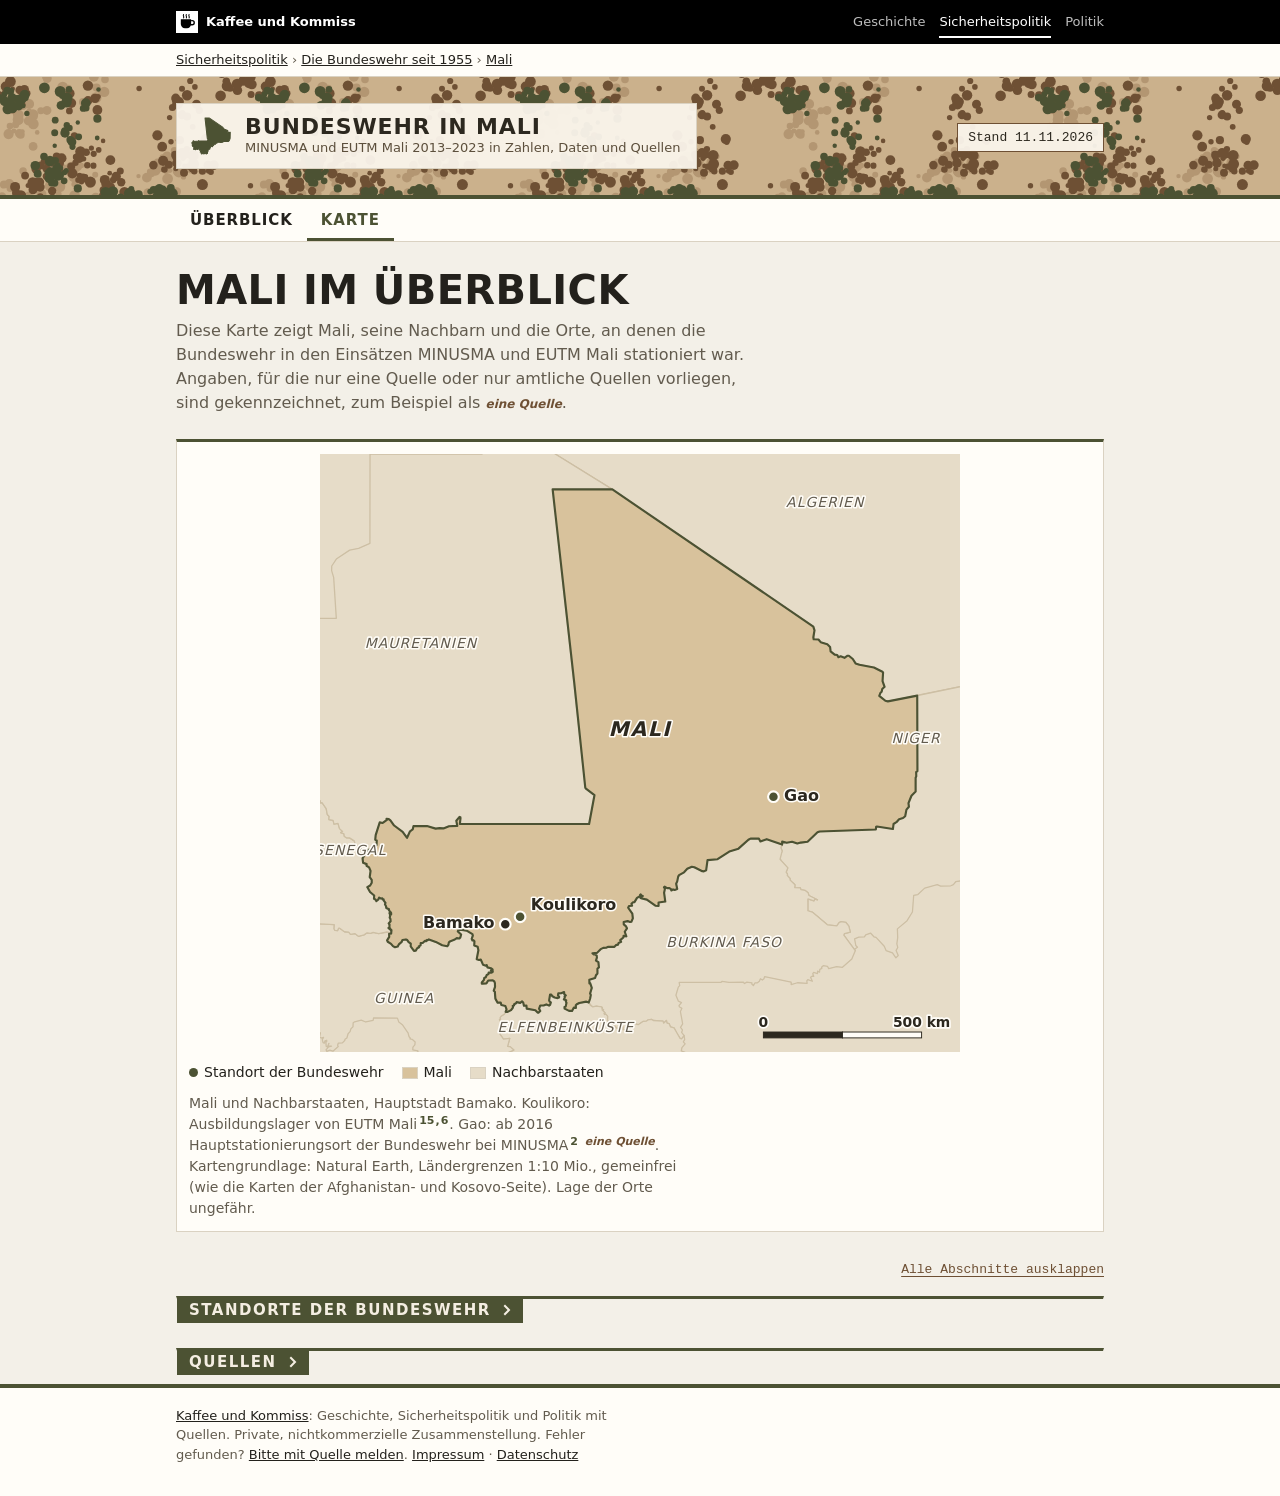
<file: karte.html>
<!doctype html>
<html lang="de" class="kk-b-sipo">
<head>
<meta charset="utf-8">
<meta name="viewport" content="width=device-width, initial-scale=1">
<title>Karte Malis – Bundeswehr in Mali</title>
<meta name="description" content="Übersichtskarte Malis mit Nachbarstaaten und den Standorten der Bundeswehr 2013–2023, jede Angabe mit Quelle.">
<link rel="canonical" href="https://kaffeeundkommiss.github.io/bundeswehr-Mali/karte.html">
<meta property="og:type" content="website">
<meta property="og:locale" content="de_DE">
<meta property="og:site_name" content="Bundeswehr in Mali">
<meta property="og:title" content="Karte Malis – Bundeswehr in Mali">
<meta property="og:description" content="Übersichtskarte Malis mit Nachbarstaaten und den Standorten der Bundeswehr 2013–2023, jede Angabe mit Quelle.">
<meta property="og:url" content="https://kaffeeundkommiss.github.io/bundeswehr-Mali/karte.html">
<!-- Vorschau für Linkvorschauen, erzeugt mit werkzeuge/vorschau.js -->
<meta property="og:image" content="https://kaffeeundkommiss.github.io/bundeswehr-Mali/vorschau/karte.jpg?v=aa778ce3">
<meta property="og:image:width" content="1200">
<meta property="og:image:height" content="630">
<meta property="og:image:alt" content="Mali im Überblick: Bundeswehr in Mali">
<meta name="twitter:card" content="summary_large_image">
<meta name="twitter:image" content="https://kaffeeundkommiss.github.io/bundeswehr-Mali/vorschau/karte.jpg?v=aa778ce3">
<link rel="icon" href="favicon.svg" type="image/svg+xml">
<link rel="icon" href="favicon-32.png" type="image/png" sizes="32x32">
<link rel="apple-touch-icon" href="apple-touch-icon.png">
<link rel="stylesheet" href="https://kaffeeundkommiss.github.io/schriften/schriften.css">
<link rel="stylesheet" href="basis.css">
<link rel="stylesheet" href="style.css">
<script src="seite.js" defer></script>
</head>
<body>
<div class="kk-leiste"><div class="kk-in">
  <a class="kk-haus" href="https://kaffeeundkommiss.github.io/"><img src="kk-tasse.svg" alt="" width="22" height="22"><span>Kaffee und Kommiss</span></a>
  <nav class="kk-bereiche" aria-label="Bereiche"><a href="https://kaffeeundkommiss.github.io/geschichte/">Geschichte</a><a href="https://kaffeeundkommiss.github.io/sicherheitspolitik/" aria-current="true"><span class="kk-lang">Sicherheitspolitik</span><span class="kk-kurz">Sicherheit</span></a><a href="https://kaffeeundkommiss.github.io/politik/">Politik</a></nav>
</div></div>
<nav class="kk-pfad" aria-label="Pfad"><div class="kk-in"><a href="https://kaffeeundkommiss.github.io/sicherheitspolitik/">Sicherheitspolitik</a> › <a href="https://kaffeeundkommiss.github.io/sicherheitspolitik/bundeswehr/">Die Bundeswehr seit 1955</a> › <a href="./">Mali</a></div></nav>
<header class="top">
  <div class="wrap">
    <div class="marke">
      <svg class="logo" viewBox="0 0 64 64" aria-hidden="true" focusable="false"><path d="M7.0 50.3 L7.0 48.4 L6.2 46.9 L5.5 47.1 L4.8 46.0 L4.9 43.9 L4.0 41.8 L4.6 42.0 L5.2 41.5 L5.8 39.6 L6.6 38.9 L8.5 40.6 L9.4 39.6 L13.6 39.5 L13.9 38.7 L14.5 39.4 L26.9 39.4 L27.5 36.6 L26.6 35.5 L23.3 5.7 L29.3 5.7 L49.5 19.5 L49.6 20.5 L51.6 22.2 L56.3 23.9 L56.7 25.5 L56.2 26.4 L56.7 26.9 L60.0 26.4 L59.8 35.5 L58.8 38.4 L57.5 39.8 L50.0 40.1 L48.9 41.2 L46.4 41.4 L43.4 40.9 L39.0 43.0 L38.5 44.1 L36.9 43.8 L35.6 45.9 L34.6 45.9 L34.4 47.2 L33.7 47.6 L32.3 46.8 L31.0 47.8 L31.3 48.9 L30.4 49.4 L30.6 50.6 L27.7 52.4 L27.8 54.0 L27.0 55.1 L26.9 57.3 L25.2 58.1 L24.5 57.9 L24.4 56.3 L23.9 56.9 L23.1 56.5 L22.9 57.6 L22.1 57.6 L21.8 58.3 L20.2 57.3 L18.5 58.3 L17.6 57.1 L17.4 55.3 L16.3 55.3 L17.2 54.0 L15.7 52.9 L14.7 50.2 L13.8 50.1 L13.9 50.8 L12.7 51.6 L10.8 51.0 L9.3 52.1 L8.6 51.0 L7.3 51.7 L6.6 51.0Z"/></svg>
      <div>
      <div class="name">Bundeswehr in Mali</div>
      <div class="unter">MINUSMA und EUTM Mali 2013–2023 in Zahlen, Daten und Quellen</div>
      </div>
    </div>
    <div class="badges"><span>Stand 11.11.2026</span></div>
  </div>
</header>

<nav class="seiten" aria-label="Seiten">
  <ul>
    <li><a href="index.html">Überblick</a></li>
    <li><a href="karte.html" aria-current="page">Karte</a></li>
  </ul>
</nav>

<main>
  <section class="einleitung">
    <h1>Mali im Überblick</h1>
    <p>Diese Karte zeigt Mali, seine Nachbarn und die Orte, an denen die Bundeswehr in den Einsätzen MINUSMA und EUTM Mali stationiert war. Angaben, für die nur eine Quelle oder nur amtliche Quellen vorliegen, sind gekennzeichnet, zum Beispiel als <span class="marke-einzel">eine Quelle</span>.</p>
  </section>

  <figure class="kartenrahmen">
    <svg class="kartesvg malikarte" viewBox="0 0 600 561" role="img" aria-labelledby="karte-titel"><title id="karte-titel">Karte Malis mit Nachbarstaaten und den Orten Bamako, Koulikoro und Gao</title><path class="nachbar" d="M274.1 33.2 L152.1 -42.4 L152.2 -88.9 L185.7 -111.9 L194.2 -111.7 L197.1 -114.5 L200.6 -115.9 L206.6 -115.9 L212.1 -113.8 L214.7 -116.1 L223.8 -117.7 L244.5 -119.3 L245.6 -116.3 L248.3 -115.4 L251.4 -116.3 L259.8 -128.3 L262.9 -131.3 L272.4 -138.0 L280.3 -141.5 L284.7 -144.7 L288.2 -148.9 L295.1 -151.4 L305.2 -152.8 L311.2 -155.6 L310.8 -159.7 L314.1 -163.7 L311.9 -168.0 L308.5 -170.9 L306.0 -169.8 L305.0 -170.7 L305.8 -172.4 L305.8 -176.2 L308.0 -177.8 L310.3 -178.0 L310.8 -186.5 L337.0 -191.3 L333.5 -199.7 L335.3 -200.7 L346.9 -202.5 L388.1 -201.1 L388.6 -203.0 L385.0 -203.7 L386.0 -204.8 L387.0 -209.9 L393.7 -214.5 L381.4 -222.6 L377.1 -229.0 L378.9 -230.3 L379.0 -233.1 L373.4 -239.0 L373.2 -243.3 L375.2 -249.5 L373.8 -252.4 L371.2 -254.3 L372.5 -256.3 L372.0 -260.8 L373.6 -266.8 L371.2 -273.8 L369.2 -276.5 L372.5 -280.0 L367.2 -283.9 L370.4 -288.7 L363.8 -292.7 L362.6 -294.8 L357.0 -297.3 L356.1 -300.1 L364.5 -299.7 L370.7 -301.5 L378.6 -307.0 L383.1 -307.6 L385.4 -309.2 L388.9 -316.2 L393.7 -319.7 L398.3 -320.8 L401.0 -322.8 L404.4 -320.9 L406.5 -321.1 L409.8 -322.9 L411.2 -326.6 L415.3 -327.1 L417.3 -324.5 L423.7 -323.4 L427.4 -325.7 L430.3 -331.9 L436.5 -335.5 L437.1 -337.0 L440.6 -337.6 L446.7 -341.1 L453.6 -342.7 L456.2 -345.2 L459.3 -346.3 L468.8 -348.2 L472.2 -347.7 L488.6 -348.8 L500.6 -351.3 L503.6 -349.7 L508.4 -349.9 L514.5 -353.1 L518.9 -356.9 L521.5 -357.0 L525.5 -354.7 L527.7 -355.2 L528.2 -357.0 L536.2 -355.9 L541.6 -357.4 L544.5 -359.6 L548.6 -360.5 L555.9 -359.4 L560.9 -360.3 L570.0 -359.4 L577.5 -359.8 L587.5 -356.0 L587.1 -353.9 L593.8 -351.5 L598.9 -352.2 L601.5 -353.7 L603.0 -355.8 L607.4 -357.7 L611.6 -357.4 L622.0 -360.0 L623.9 -361.5 L624.2 -363.8 L628.9 -366.3 L633.0 -365.2 L634.7 -362.4 L641.7 -361.7 L643.6 -360.0 L645.7 -359.6 L650.3 -360.8 L652.3 -360.4 L654.7 -362.1 L655.4 -363.7 L653.1 -365.8 L654.4 -366.2 L656.0 -365.5 L659.5 -366.0 L660.1 -364.9 L662.8 -365.1 L666.0 -362.8 L669.9 -362.0 L672.6 -363.0 L671.8 -359.6 L676.1 -358.3 L680.5 -359.2 L686.3 -361.9 L693.6 -360.0 L698.0 -361.2 L699.2 -357.8 L692.0 -356.1 L693.5 -354.4 L692.5 -352.1 L684.3 -347.6 L684.2 -346.4 L690.2 -344.4 L686.6 -324.5 L689.2 -318.7 L689.6 -315.0 L688.1 -310.5 L688.2 -307.9 L689.0 -306.8 L692.6 -305.2 L688.4 -299.4 L686.8 -294.0 L687.4 -289.0 L685.6 -286.7 L686.4 -285.6 L681.9 -281.7 L673.6 -277.9 L671.5 -272.3 L667.3 -270.7 L663.7 -267.3 L662.5 -260.7 L664.8 -252.9 L669.7 -244.9 L670.3 -238.8 L681.7 -234.3 L687.9 -225.7 L689.4 -215.6 L711.9 -200.5 L726.9 -139.6 L719.6 -136.0 L727.9 -125.6 L731.6 -119.2 L736.6 -103.3 L737.4 -92.0 L735.1 -74.9 L740.0 -60.3 L737.8 -53.5 L735.6 -51.8 L736.5 -49.7 L734.4 -47.0 L733.3 -42.7 L736.6 -30.4 L739.2 -28.3 L738.8 -21.6 L736.9 -16.7 L725.8 -11.6 L722.5 -5.6 L742.4 22.1 L743.1 37.8 L748.2 41.3 L749.8 46.4 L755.1 50.4 L764.2 47.7 L790.8 56.2 L804.3 82.0 L662.6 169.3 L609.3 216.3 L531.6 232.0 L524.3 226.7 L527.1 220.4 L529.3 218.3 L527.4 212.9 L527.3 204.1 L519.3 200.1 L502.1 196.3 L499.5 192.2 L495.8 189.1 L491.7 191.1 L488.1 189.7 L486.0 190.5 L484.9 188.4 L482.5 188.1 L478.7 185.0 L478.2 180.9 L475.6 178.4 L469.4 176.4 L467.3 173.9 L462.8 173.7 L463.6 165.3 L462.5 161.8Z"><title>Algerien</title></path><path class="nachbar" d="M539.9 472.4 L536.7 467.7 L530.7 465.5 L529.0 461.5 L521.3 453.2 L519.3 452.6 L516.1 449.1 L511.6 450.8 L510.4 452.7 L505.1 453.0 L501.2 454.5 L502.3 460.8 L503.9 462.4 L501.5 464.0 L501.8 465.7 L491.1 451.0 L491.7 449.6 L497.2 448.3 L495.8 442.6 L492.9 439.0 L488.6 438.4 L486.7 439.3 L484.5 442.3 L475.7 441.4 L461.5 429.4 L457.4 428.2 L457.4 417.1 L463.0 419.0 L463.8 417.3 L466.4 417.9 L458.4 413.9 L457.6 411.4 L454.6 409.0 L450.8 408.3 L450.4 406.8 L445.1 406.5 L445.3 403.9 L440.7 399.5 L440.7 398.0 L438.0 395.0 L438.3 393.9 L437.0 392.1 L438.6 388.0 L432.3 381.5 L431.1 378.2 L433.3 372.1 L432.1 369.2 L433.3 366.9 L433.3 363.4 L437.5 364.4 L442.6 363.5 L447.5 365.2 L456.3 363.9 L466.4 354.7 L468.4 353.9 L521.1 352.0 L522.1 349.2 L537.1 351.6 L537.7 346.9 L542.9 342.4 L547.8 340.6 L549.0 338.5 L549.8 333.4 L552.1 330.7 L551.7 327.4 L554.5 320.4 L558.4 316.5 L558.4 303.5 L558.9 298.3 L560.1 297.3 L559.9 226.5 L609.3 216.3 L662.6 169.3 L804.3 82.0 L852.1 93.1 L855.8 95.1 L875.2 111.7 L899.4 99.2 L905.4 132.3 L905.8 148.9 L909.5 151.9 L919.2 166.7 L917.2 168.7 L918.0 173.3 L930.6 187.0 L923.2 201.3 L914.9 299.9 L880.1 338.5 L863.2 362.6 L860.7 368.3 L861.0 372.5 L857.2 375.0 L857.6 378.1 L852.1 380.3 L851.0 381.8 L856.0 406.0 L847.3 405.9 L844.0 411.2 L841.6 412.0 L841.4 411.1 L840.7 412.0 L838.6 411.2 L834.9 412.9 L831.9 413.1 L832.7 414.1 L830.4 416.2 L830.7 417.0 L829.8 416.5 L826.6 419.9 L825.2 419.0 L823.0 421.3 L822.6 423.8 L821.0 424.8 L820.2 427.2 L813.8 426.4 L811.6 425.1 L807.1 425.4 L800.6 421.2 L787.6 417.2 L763.4 416.9 L745.9 421.0 L739.9 424.5 L738.7 426.8 L729.2 435.8 L708.7 434.3 L700.4 431.8 L695.8 427.1 L691.7 426.9 L687.2 422.5 L682.3 419.4 L673.4 417.9 L659.7 425.6 L653.6 425.4 L649.5 429.4 L645.4 429.4 L640.4 425.0 L637.0 418.7 L631.9 412.9 L625.3 407.4 L623.0 406.9 L620.3 408.1 L600.7 400.2 L596.0 401.0 L593.8 403.7 L591.4 404.8 L581.8 405.1 L578.7 403.8 L566.9 407.0 L560.5 413.0 L556.6 413.7 L555.4 429.4 L550.4 437.5 L541.3 445.2 L541.6 453.4 L540.8 459.2 L541.7 462.7 L540.1 465.4 L542.1 470.2Z"><title>Niger</title></path><path class="nachbar" d="M501.8 465.7 L498.6 473.4 L489.8 481.2 L484.4 480.6 L476.9 482.5 L475.9 480.4 L471.8 479.7 L470.2 481.2 L470.5 482.2 L468.6 483.2 L468.3 485.8 L466.5 484.8 L466.4 487.1 L462.8 485.9 L462.0 487.2 L462.9 489.8 L461.6 489.4 L459.9 490.6 L461.6 494.3 L457.3 492.7 L456.4 493.9 L456.7 496.2 L447.6 495.7 L441.7 497.5 L441.7 495.2 L416.8 489.9 L416.2 492.0 L414.7 493.2 L412.9 492.0 L411.9 494.3 L410.1 495.7 L407.7 495.9 L406.3 498.4 L404.8 496.9 L405.0 495.9 L400.2 495.1 L397.9 496.4 L396.9 495.2 L383.5 495.4 L377.0 494.4 L375.8 495.4 L336.7 495.4 L337.2 498.4 L335.9 499.8 L333.7 507.4 L336.0 513.0 L338.9 514.4 L336.6 517.0 L336.8 518.2 L339.3 519.7 L337.9 522.7 L340.0 534.2 L338.0 537.6 L339.8 539.9 L339.0 542.3 L341.4 545.2 L339.0 548.4 L337.6 547.8 L334.4 543.4 L331.9 538.0 L328.6 537.1 L327.3 534.0 L325.3 533.5 L324.8 531.1 L322.1 533.6 L321.6 531.6 L312.4 531.1 L310.7 530.0 L307.7 530.5 L306.2 531.6 L302.8 532.0 L298.3 535.0 L295.3 534.3 L293.8 536.1 L291.0 537.2 L290.0 541.0 L288.5 540.8 L288.3 542.1 L287.1 540.0 L284.2 539.7 L283.9 536.8 L283.0 536.8 L282.6 538.4 L280.9 537.4 L278.5 538.8 L276.7 536.5 L274.8 536.5 L274.4 535.6 L275.5 535.3 L274.8 533.5 L269.5 531.6 L269.6 527.0 L267.9 525.1 L266.9 525.5 L266.2 524.7 L267.2 523.9 L265.6 522.5 L265.8 520.8 L264.7 521.5 L264.7 518.7 L259.1 517.7 L255.7 518.4 L251.9 514.3 L254.8 500.5 L253.3 496.1 L252.6 496.3 L252.5 492.9 L257.9 491.3 L260.1 487.0 L260.1 482.4 L261.5 481.4 L261.0 476.3 L258.7 474.9 L259.4 470.3 L255.4 468.0 L259.7 467.7 L263.1 464.2 L265.6 463.0 L276.0 462.1 L282.3 457.4 L281.5 455.8 L284.4 453.3 L284.6 451.7 L287.2 452.2 L285.7 447.9 L287.8 444.7 L284.8 441.0 L284.7 438.7 L288.4 437.9 L291.9 438.5 L293.3 435.3 L292.8 431.0 L288.9 425.8 L289.7 423.7 L292.6 423.5 L292.0 421.7 L294.8 420.1 L297.2 416.1 L300.7 414.1 L300.1 413.4 L300.7 412.8 L302.6 414.4 L300.9 416.5 L306.4 417.8 L314.4 423.5 L317.4 423.7 L317.4 420.5 L323.7 419.6 L322.6 411.4 L323.4 407.5 L322.5 406.2 L323.1 405.6 L325.4 407.0 L327.6 406.9 L329.4 409.2 L334.9 407.8 L333.9 402.9 L335.8 396.2 L344.3 388.9 L348.6 387.0 L358.4 391.1 L362.0 390.3 L363.3 380.7 L372.7 379.9 L383.7 372.7 L392.3 370.0 L403.6 360.6 L411.5 360.6 L412.9 363.2 L418.8 361.1 L433.2 366.2 L432.1 369.2 L433.3 372.1 L431.3 379.9 L438.6 388.0 L437.0 392.1 L438.3 393.9 L438.0 395.0 L440.7 398.0 L440.7 399.5 L445.3 403.9 L445.1 406.5 L450.4 406.8 L450.8 408.3 L454.6 409.0 L457.6 411.4 L458.4 413.9 L466.4 417.9 L463.8 417.3 L463.0 419.0 L457.4 417.1 L457.4 428.2 L461.5 429.4 L475.7 441.4 L484.5 442.3 L486.7 439.3 L488.6 438.4 L492.9 439.0 L495.8 442.6 L497.2 448.3 L491.7 449.6 L491.1 451.0Z"><title>Burkina Faso</title></path><path class="nachbar" d="M174.0 523.0 L175.9 523.0 L179.1 521.4 L180.7 519.2 L180.7 517.5 L184.3 513.9 L187.7 514.6 L189.4 513.2 L190.5 514.2 L191.2 517.3 L193.5 517.0 L193.8 520.0 L201.9 521.5 L204.8 523.7 L206.5 522.2 L205.4 520.0 L206.5 517.0 L212.1 516.0 L214.7 517.1 L215.7 516.4 L216.4 514.1 L214.8 512.2 L215.7 506.7 L219.9 509.5 L222.8 510.1 L224.2 508.8 L223.1 507.6 L223.4 505.7 L228.8 504.4 L229.1 506.6 L230.4 507.6 L228.6 511.4 L230.8 512.1 L231.1 514.5 L229.3 520.0 L233.5 522.1 L236.3 522.1 L238.0 519.0 L239.9 519.3 L240.7 515.9 L249.7 513.4 L252.5 514.6 L253.4 516.8 L255.7 518.4 L259.1 517.7 L264.1 518.3 L264.7 521.5 L265.8 520.8 L265.6 522.5 L267.2 523.9 L266.2 524.7 L266.9 525.5 L267.9 525.1 L269.6 527.0 L269.5 531.6 L274.8 533.5 L275.5 535.3 L274.4 535.6 L274.8 536.5 L276.7 536.5 L278.5 538.8 L280.9 537.4 L282.6 538.4 L283.0 536.8 L283.9 536.8 L284.2 539.7 L287.1 540.0 L288.3 542.1 L288.5 540.8 L290.0 541.0 L291.0 537.2 L293.8 536.1 L295.3 534.3 L298.3 535.0 L302.8 532.0 L306.2 531.6 L307.7 530.5 L310.7 530.0 L312.4 531.1 L321.6 531.6 L322.1 533.6 L324.8 531.1 L325.3 533.5 L327.3 534.0 L328.6 537.1 L331.9 538.0 L337.6 547.8 L339.0 548.4 L341.4 545.2 L341.9 549.0 L340.6 551.1 L342.3 553.0 L339.3 556.6 L338.7 559.6 L342.3 560.9 L343.6 563.9 L347.2 587.5 L343.9 588.9 L343.9 593.1 L341.3 594.1 L338.8 596.7 L338.2 596.3 L337.9 599.3 L336.6 600.3 L333.4 608.4 L331.9 618.5 L332.4 620.3 L330.3 624.8 L328.1 625.9 L324.5 632.4 L323.9 634.9 L324.9 636.8 L323.3 640.1 L325.8 651.7 L327.2 653.2 L330.9 665.2 L330.6 670.2 L332.7 670.0 L332.4 672.1 L333.3 673.4 L335.4 672.4 L338.3 673.8 L340.1 681.1 L339.7 682.1 L338.2 682.0 L338.9 688.1 L336.5 688.5 L336.4 687.6 L333.3 687.6 L333.4 688.9 L332.3 689.7 L329.6 688.3 L327.2 688.8 L325.1 686.2 L327.5 682.7 L327.0 681.3 L323.3 682.2 L323.8 683.6 L322.4 685.1 L324.0 685.8 L321.5 687.1 L322.9 688.5 L321.7 689.5 L309.2 687.3 L308.8 685.6 L307.7 687.2 L300.4 685.4 L299.9 684.7 L302.1 684.0 L303.1 684.9 L303.2 684.0 L307.1 685.4 L306.9 684.7 L308.6 684.7 L307.6 681.4 L306.2 681.0 L308.1 684.4 L303.4 683.1 L303.0 682.0 L302.5 683.0 L299.7 683.1 L301.9 683.8 L300.3 684.6 L296.0 683.3 L292.4 684.1 L291.3 683.1 L289.8 683.2 L288.9 684.5 L285.4 683.6 L284.8 684.5 L285.7 684.9 L282.8 684.7 L282.2 683.6 L282.4 684.7 L278.3 685.8 L277.4 685.1 L278.9 685.1 L278.7 683.1 L274.6 686.7 L275.3 687.8 L277.7 686.5 L282.0 687.0 L283.3 685.8 L287.1 686.1 L287.8 685.1 L290.3 685.4 L294.2 684.2 L298.1 684.1 L299.1 684.5 L297.8 684.7 L300.1 685.8 L280.4 687.5 L271.8 689.2 L269.0 689.0 L268.1 686.3 L264.9 687.4 L263.4 686.5 L258.3 685.9 L257.7 686.9 L259.0 687.2 L257.7 688.1 L257.7 687.4 L257.1 689.2 L255.3 687.8 L257.1 689.4 L259.9 689.2 L257.7 688.8 L259.5 687.6 L262.5 688.0 L261.2 686.7 L264.6 687.9 L267.4 687.4 L268.3 689.2 L252.8 690.3 L251.0 689.7 L250.2 690.3 L251.0 690.6 L248.5 691.4 L241.5 692.5 L217.0 702.6 L208.3 704.6 L203.4 708.7 L197.9 710.2 L190.8 715.1 L187.1 714.1 L187.2 702.6 L186.1 699.5 L186.1 696.8 L187.9 696.3 L187.1 691.1 L189.0 690.4 L189.8 688.8 L190.2 684.7 L191.4 683.9 L192.0 684.9 L193.0 683.0 L191.1 679.5 L192.0 676.2 L192.8 676.2 L192.3 675.0 L193.1 674.7 L191.1 669.3 L191.2 665.5 L190.2 665.1 L189.7 666.8 L188.6 665.1 L187.6 665.7 L183.8 662.4 L182.6 663.7 L180.4 661.8 L179.7 658.1 L178.0 657.7 L178.5 653.9 L176.4 651.5 L172.6 650.5 L168.3 651.4 L162.5 648.5 L160.7 649.2 L160.5 645.5 L158.9 644.4 L158.0 646.2 L156.1 644.4 L154.1 644.2 L162.6 635.5 L163.7 632.8 L163.6 628.7 L164.6 627.6 L164.1 622.9 L161.4 617.0 L160.2 610.8 L158.4 609.0 L160.6 607.2 L166.5 609.4 L170.6 601.3 L169.6 598.3 L171.5 593.4 L174.9 593.9 L173.0 591.0 L173.6 588.3 L171.0 589.0 L165.3 586.3 L166.3 581.9 L165.7 579.6 L167.4 578.2 L174.6 578.0 L176.9 580.3 L178.5 580.2 L179.2 578.6 L180.9 581.6 L184.3 582.0 L183.3 573.8 L179.9 569.7 L175.0 568.6 L174.7 567.6 L175.8 561.5 L181.7 558.8 L178.5 555.8 L175.9 555.3 L177.9 547.8 L172.0 548.5 L168.7 543.8 L169.8 533.5 L168.2 530.3 L169.3 529.7 L168.7 528.8 L169.7 527.1 L172.6 525.5Z"><title>Elfenbeinküste</title></path><path class="nachbar" d="M6.3 560.0 L5.6 558.6 L8.1 555.8 L10.8 555.2 L7.6 554.9 L8.4 552.5 L6.9 555.9 L5.8 555.4 L5.5 551.1 L6.3 550.9 L6.3 549.6 L4.6 550.2 L4.0 552.4 L2.9 551.9 L2.1 549.1 L3.3 546.9 L1.1 547.6 L-0.4 546.5 L0.4 542.6 L-1.5 544.9 L-2.8 542.6 L-7.1 544.5 L-4.0 540.0 L-3.9 537.4 L-1.9 535.3 L-3.3 535.6 L-4.8 533.5 L-5.1 536.5 L-7.2 536.8 L-7.9 535.0 L-5.9 530.1 L-7.9 532.9 L-10.8 532.9 L-14.1 529.4 L-17.6 527.5 L-17.2 525.7 L-15.6 525.8 L-16.7 524.5 L-17.9 524.4 L-15.8 521.8 L-18.6 523.8 L-19.0 526.4 L-20.6 526.5 L-21.4 524.7 L-19.7 523.0 L-20.1 522.4 L-22.8 524.8 L-23.5 522.3 L-24.3 523.1 L-27.7 520.6 L-30.1 521.3 L-30.4 517.5 L-33.1 514.3 L-32.7 511.6 L-36.6 512.5 L-36.3 509.5 L-34.6 508.4 L-35.6 508.0 L-35.2 505.5 L-33.7 504.2 L-31.6 498.9 L-37.9 507.1 L-37.2 505.5 L-38.5 505.3 L-36.4 501.6 L-38.6 503.1 L-39.8 505.3 L-40.9 503.0 L-39.6 501.8 L-39.2 499.6 L-41.3 501.2 L-40.9 498.7 L-41.7 498.2 L-36.8 494.1 L-37.4 493.2 L-39.2 495.7 L-41.1 496.0 L-41.4 494.8 L-42.4 496.4 L-44.8 494.4 L-44.6 496.6 L-46.1 496.0 L-44.6 497.8 L-46.7 499.5 L-46.1 503.0 L-48.4 502.2 L-49.9 500.0 L-46.1 494.1 L-41.9 484.3 L-38.2 478.9 L-32.2 478.4 L-26.5 475.2 L-24.9 473.2 L-16.3 474.3 L-12.2 473.0 L-11.7 470.8 L-10.0 472.6 L-7.3 471.9 L-7.1 462.2 L-14.9 457.3 L-14.0 455.1 L-10.7 453.2 L-7.6 453.8 L-6.2 452.6 L-5.1 447.2 L-7.4 443.0 L-7.2 440.1 L13.4 441.3 L13.2 445.3 L14.1 446.7 L16.4 446.9 L17.4 444.6 L18.5 444.6 L22.9 447.9 L26.9 448.2 L28.6 450.4 L32.6 449.6 L36.0 452.2 L41.3 450.8 L44.1 448.9 L47.4 449.5 L49.8 448.5 L55.0 449.6 L63.7 448.2 L66.7 449.6 L64.8 449.9 L64.9 452.7 L62.9 456.0 L68.4 461.4 L70.3 462.4 L72.9 461.8 L77.3 455.6 L80.5 455.1 L85.1 459.1 L85.0 461.6 L88.1 465.9 L89.8 465.6 L91.1 463.4 L92.9 462.5 L92.6 461.7 L94.3 460.6 L94.4 458.4 L96.5 458.3 L98.5 456.4 L99.4 456.8 L102.1 455.1 L114.6 460.6 L119.3 461.5 L120.8 457.9 L122.3 456.7 L128.2 453.9 L130.7 454.2 L131.5 453.4 L132.3 450.5 L129.1 447.3 L131.6 445.9 L133.7 446.0 L137.5 446.9 L142.9 450.1 L142.3 454.9 L142.9 456.1 L144.8 456.7 L144.6 460.8 L147.8 461.9 L148.5 464.8 L146.9 473.6 L150.7 473.9 L152.9 478.9 L155.5 479.8 L156.3 479.1 L157.0 481.3 L161.8 483.2 L160.2 484.1 L162.0 484.7 L161.8 485.6 L158.1 486.2 L157.9 487.6 L154.3 490.9 L151.6 496.0 L152.2 496.9 L156.0 496.3 L157.7 493.6 L162.0 493.5 L163.4 494.5 L164.1 499.5 L162.9 503.1 L163.9 504.1 L164.7 511.5 L166.5 514.4 L169.4 514.2 L170.0 516.5 L173.2 517.1 L174.6 519.0 L174.7 521.4 L173.2 524.7 L169.7 527.1 L168.7 528.8 L169.3 529.7 L168.2 530.3 L169.8 533.5 L168.7 543.8 L172.0 548.5 L177.9 547.8 L175.9 555.3 L178.5 555.8 L181.7 558.8 L175.8 561.5 L174.7 567.6 L175.0 568.6 L179.9 569.7 L183.3 573.8 L184.3 582.0 L180.9 581.6 L179.2 578.6 L177.9 580.5 L174.6 578.0 L167.4 578.2 L165.8 579.4 L166.3 581.9 L165.3 586.3 L171.0 589.0 L173.6 588.3 L173.0 591.0 L174.9 593.9 L171.5 593.4 L169.6 598.3 L170.6 601.3 L167.4 608.4 L166.5 609.4 L160.6 607.2 L158.4 609.0 L155.8 606.8 L155.8 604.7 L152.0 604.5 L150.7 606.9 L150.6 610.6 L146.4 616.0 L146.6 618.4 L144.5 619.2 L143.5 618.0 L142.7 619.1 L138.1 621.1 L138.3 619.6 L135.6 617.6 L134.7 614.8 L132.6 615.0 L131.1 613.5 L129.2 614.9 L128.3 613.5 L126.6 615.0 L130.9 606.9 L130.2 604.9 L130.9 602.9 L128.3 598.8 L128.7 593.5 L127.8 592.7 L127.1 593.4 L126.9 589.0 L125.4 588.3 L126.0 585.6 L125.1 584.0 L126.3 583.1 L123.2 580.8 L120.7 581.5 L121.6 579.0 L119.9 578.3 L119.3 580.0 L117.7 575.8 L116.6 577.7 L112.3 578.3 L108.6 580.5 L108.1 577.8 L105.9 577.1 L103.2 578.6 L98.7 578.1 L93.0 584.1 L89.7 583.4 L87.9 585.5 L87.3 584.9 L90.6 576.8 L95.3 572.2 L91.6 567.5 L91.8 559.6 L87.0 558.6 L87.1 556.0 L88.9 554.0 L89.2 551.3 L86.4 548.7 L84.3 548.4 L84.9 547.9 L83.5 546.3 L82.5 542.6 L77.5 535.4 L73.9 532.6 L72.6 528.9 L50.2 528.6 L49.8 530.9 L42.9 532.5 L38.6 530.7 L32.5 532.3 L31.1 533.3 L30.9 537.1 L29.0 538.8 L28.2 541.5 L26.3 543.5 L25.2 547.5 L23.4 548.7 L23.2 549.9 L21.0 552.1 L17.1 552.4 L16.5 554.3 L17.1 555.5 L12.1 559.9 L9.2 558.8Z"><title>Guinea</title></path><path class="nachbar" d="M39.0 370.7 L42.2 375.1 L39.9 379.1 L40.4 383.3 L43.7 384.5 L43.6 386.0 L46.0 387.5 L47.4 390.8 L46.6 396.7 L48.5 399.3 L48.5 401.9 L47.0 404.5 L44.3 406.0 L46.9 410.6 L50.8 413.9 L50.6 417.0 L52.8 419.1 L55.5 415.8 L59.6 417.4 L61.4 420.8 L60.9 422.1 L62.1 425.6 L64.7 426.8 L65.6 429.0 L65.1 430.6 L66.3 429.6 L66.7 430.3 L66.7 431.7 L65.5 432.0 L65.3 434.7 L66.2 438.1 L64.4 440.1 L65.1 443.5 L64.2 444.4 L67.0 446.4 L66.7 449.0 L62.7 448.1 L55.0 449.6 L49.8 448.5 L47.4 449.5 L44.1 448.9 L41.3 450.8 L36.0 452.2 L32.6 449.6 L28.6 450.4 L26.9 448.2 L22.9 447.9 L18.5 444.6 L17.4 444.6 L16.4 446.9 L14.1 446.7 L13.2 445.3 L13.4 441.3 L-7.2 440.1 L-53.5 439.9 L-68.7 447.8 L-86.0 447.3 L-92.0 450.4 L-100.1 450.5 L-102.0 451.3 L-104.2 448.1 L-104.2 446.0 L-97.3 441.4 L-95.8 443.6 L-94.9 442.6 L-90.7 444.1 L-88.7 442.6 L-85.6 442.3 L-85.0 443.2 L-79.9 441.4 L-73.9 443.9 L-70.4 442.8 L-67.7 444.6 L-63.5 441.3 L-64.3 436.4 L-61.5 435.1 L-60.2 435.9 L-59.7 434.6 L-64.7 436.1 L-64.5 440.9 L-67.6 443.8 L-68.6 443.5 L-68.4 442.5 L-71.6 441.7 L-73.7 442.8 L-76.2 442.5 L-79.6 438.2 L-81.4 441.2 L-89.2 442.2 L-90.7 443.7 L-94.4 441.4 L-93.7 440.1 L-94.8 438.9 L-95.0 441.7 L-97.0 439.4 L-99.0 440.2 L-97.8 436.0 L-99.5 439.0 L-99.4 441.4 L-102.8 443.4 L-103.5 439.9 L-102.2 438.1 L-101.0 438.0 L-102.1 437.5 L-104.1 438.7 L-103.3 436.1 L-104.3 435.4 L-102.8 432.5 L-102.7 426.4 L-101.3 424.1 L-73.7 424.1 L-73.2 418.3 L-63.8 416.5 L-59.3 417.3 L-56.1 416.7 L-54.6 415.2 L-53.8 411.6 L-51.7 409.8 L-45.8 414.0 L-40.7 415.5 L-38.9 417.4 L-34.5 417.6 L-27.4 421.5 L-22.2 421.7 L-19.5 420.0 L-12.6 418.9 L-11.1 418.2 L-10.1 415.1 L-12.7 411.4 L-15.4 410.2 L-27.3 414.3 L-30.6 412.0 L-32.9 408.1 L-35.6 407.4 L-39.2 409.0 L-41.1 407.7 L-43.6 403.5 L-49.8 402.2 L-55.8 404.8 L-57.0 403.5 L-59.8 403.8 L-62.1 405.9 L-63.7 410.0 L-96.7 409.9 L-97.1 408.1 L-95.0 406.6 L-95.7 406.1 L-95.0 404.8 L-97.9 407.7 L-99.0 406.9 L-98.8 404.2 L-97.1 401.6 L-96.3 402.1 L-96.5 401.4 L-95.4 401.2 L-94.3 402.7 L-95.2 400.2 L-94.3 396.2 L-96.3 400.6 L-99.1 401.4 L-101.1 403.9 L-102.4 401.6 L-102.5 397.9 L-101.1 396.6 L-99.1 397.5 L-97.1 396.6 L-96.1 395.0 L-97.6 394.8 L-92.9 391.1 L-90.5 390.7 L-93.7 389.9 L-93.5 391.2 L-95.2 391.3 L-96.5 393.9 L-99.6 396.2 L-101.7 395.7 L-99.5 393.0 L-101.9 394.1 L-103.2 397.5 L-103.4 401.6 L-103.8 394.3 L-108.8 386.3 L-109.2 383.4 L-112.8 380.9 L-114.9 376.5 L-117.6 373.5 L-121.0 371.9 L-123.7 371.9 L-124.4 374.7 L-127.5 371.3 L-122.2 369.8 L-116.0 366.5 L-106.7 355.5 L-95.8 337.3 L-93.7 324.5 L-91.1 322.5 L-89.5 315.2 L-88.3 313.4 L-83.1 311.9 L-80.6 313.9 L-75.7 313.1 L-68.6 314.3 L-66.6 313.0 L-63.9 313.0 L-62.0 311.0 L-60.5 312.1 L-51.3 311.0 L-50.3 310.4 L-50.8 308.2 L-48.5 309.3 L-46.6 307.4 L-44.6 309.1 L-31.4 309.3 L-28.6 308.4 L-26.4 309.4 L-26.4 310.9 L-24.6 311.0 L-24.3 312.1 L-22.6 312.6 L-15.1 319.1 L-14.7 322.6 L-12.1 323.8 L-10.6 326.2 L-7.2 324.0 L-6.9 325.7 L-5.3 326.7 L0.5 325.1 L-0.1 327.1 L1.9 326.9 L5.8 332.5 L6.8 337.8 L8.6 339.8 L8.3 342.7 L12.3 343.5 L13.1 347.0 L16.9 346.4 L18.3 351.2 L21.2 353.9 L19.3 355.0 L22.5 356.2 L22.7 358.4 L24.7 359.8 L27.7 359.9 L32.1 362.7 L33.2 366.3Z"><title>Senegal</title></path><path class="nachbar" d="M152.1 -42.4 L274.1 33.2 L218.1 33.2 L248.7 312.8 L257.3 319.9 L252.3 346.9 L131.1 346.9 L131.7 341.6 L130.8 340.2 L127.8 343.8 L128.7 348.7 L120.9 349.0 L115.7 351.0 L108.4 351.2 L100.3 348.8 L87.6 348.9 L86.9 352.0 L84.4 353.7 L81.6 359.8 L77.5 354.3 L69.5 348.3 L66.0 343.4 L62.4 342.0 L62.7 343.1 L59.5 345.4 L56.0 345.4 L52.2 357.3 L51.8 361.6 L53.2 362.3 L53.0 366.5 L45.1 372.0 L43.0 370.4 L39.6 370.9 L35.3 368.3 L33.2 366.3 L32.1 362.7 L27.7 359.9 L24.7 359.8 L22.7 358.4 L22.5 356.2 L19.3 355.0 L21.2 353.9 L18.3 351.2 L16.9 346.4 L13.1 347.0 L12.3 343.5 L8.3 342.7 L8.6 339.8 L6.8 337.8 L5.8 332.5 L1.9 326.9 L-0.1 327.1 L0.5 325.1 L-5.3 326.7 L-6.9 325.7 L-7.2 324.0 L-10.6 326.2 L-12.1 323.8 L-14.7 322.6 L-15.1 319.1 L-22.6 312.6 L-24.3 312.1 L-24.6 311.0 L-26.4 310.9 L-26.4 309.4 L-28.6 308.4 L-31.4 309.3 L-44.6 309.1 L-46.6 307.4 L-48.5 309.3 L-50.8 308.2 L-50.3 310.4 L-51.3 311.0 L-60.5 312.1 L-62.0 311.0 L-63.9 313.0 L-66.6 313.0 L-68.6 314.3 L-75.7 313.1 L-80.6 313.9 L-83.1 311.9 L-87.6 312.9 L-89.5 315.2 L-91.1 322.5 L-93.4 323.8 L-96.1 336.5 L-95.7 319.2 L-93.7 313.9 L-93.4 309.0 L-89.8 299.1 L-84.4 288.5 L-81.4 279.2 L-79.7 265.5 L-80.1 259.5 L-81.1 248.2 L-83.1 243.4 L-85.4 231.7 L-87.9 226.8 L-90.6 223.8 L-93.7 222.6 L-95.9 218.6 L-90.3 217.4 L-87.9 213.7 L-88.7 213.2 L-91.3 215.8 L-90.5 213.3 L-92.4 215.2 L-92.9 217.6 L-93.7 216.1 L-86.3 204.9 L-86.8 201.3 L-88.8 201.8 L-86.0 198.0 L-85.8 196.2 L-87.2 193.7 L-85.6 192.3 L-85.3 190.4 L-89.9 184.3 L-92.5 176.9 L-93.7 176.7 L-91.9 175.8 L-94.1 175.8 L-95.7 173.7 L-96.1 179.6 L-100.2 175.8 L-100.1 173.8 L-107.9 159.9 L-111.0 164.1 L-110.7 167.3 L-112.1 168.3 L-111.4 169.9 L-112.3 172.8 L-113.0 168.3 L-109.5 154.4 L15.3 154.1 L12.8 115.7 L10.9 109.3 L11.0 105.0 L15.3 98.5 L27.8 90.1 L36.2 88.4 L46.8 83.8 L46.9 0.2 L152.0 -0.0Z M-90.9 204.3 L-89.6 202.9 L-90.5 207.3 L-92.6 211.3 L-93.6 208.5 L-92.2 204.6Z"><title>Mauretanien</title></path><path class="mali" d="M39.0 370.7 L40.3 371.1 L43.0 370.4 L45.1 372.0 L45.8 370.9 L47.6 370.9 L49.4 369.1 L51.2 368.5 L53.0 366.5 L53.2 362.3 L51.8 361.6 L52.2 357.3 L56.0 345.4 L58.6 345.9 L59.5 345.4 L62.7 343.1 L62.4 342.0 L64.5 342.3 L66.0 343.4 L69.5 348.3 L77.5 354.3 L81.6 359.8 L84.4 353.7 L86.9 352.0 L87.6 348.9 L100.3 348.8 L108.4 351.2 L112.1 350.7 L115.7 351.0 L120.9 349.0 L128.7 348.7 L127.8 343.8 L130.8 340.2 L131.6 340.5 L131.7 341.6 L131.1 346.9 L252.3 346.9 L257.3 319.9 L249.3 313.8 L248.7 312.8 L238.4 214.8 L218.1 33.2 L274.1 33.2 L462.5 161.8 L463.6 165.3 L462.5 171.8 L462.8 173.7 L467.3 173.9 L469.4 176.4 L475.6 178.4 L478.2 180.9 L478.7 185.0 L482.5 188.1 L484.9 188.4 L486.0 190.5 L488.1 189.7 L491.7 191.1 L494.6 189.1 L495.8 189.1 L499.5 192.2 L502.1 196.3 L505.7 197.6 L519.3 200.1 L527.3 204.1 L527.9 204.9 L527.4 212.9 L529.3 218.3 L527.1 220.4 L526.6 222.8 L525.5 223.8 L524.3 226.7 L530.0 231.3 L532.4 231.9 L559.9 226.5 L560.1 297.3 L558.9 298.3 L559.0 302.2 L558.4 303.5 L558.4 316.5 L554.5 320.4 L551.7 327.4 L552.1 330.7 L549.8 333.4 L548.6 339.6 L546.6 341.3 L542.9 342.4 L540.4 345.2 L537.7 346.9 L537.1 351.6 L522.1 349.2 L521.4 349.4 L521.1 352.0 L468.4 353.9 L466.4 354.7 L457.1 363.5 L450.6 364.3 L447.5 365.2 L442.6 363.5 L437.5 364.4 L433.3 363.4 L433.2 366.2 L418.8 361.1 L412.9 363.2 L411.5 360.6 L403.6 360.6 L401.6 361.6 L392.3 370.0 L383.7 372.7 L372.7 379.9 L363.3 380.7 L362.0 390.3 L359.9 391.3 L358.4 391.1 L351.0 387.5 L348.6 387.0 L344.3 388.9 L341.3 392.2 L336.6 394.8 L335.8 396.2 L334.9 400.7 L333.9 402.9 L334.9 407.8 L332.5 408.7 L331.0 408.2 L329.4 409.2 L329.0 407.9 L327.6 406.9 L325.4 407.0 L323.1 405.6 L322.5 406.2 L323.4 407.5 L322.6 411.4 L323.7 419.6 L317.4 420.5 L317.4 423.7 L314.4 423.5 L306.4 417.8 L300.9 416.5 L300.5 416.2 L302.6 414.4 L301.4 414.0 L300.6 412.8 L300.1 413.4 L300.7 414.1 L297.2 416.1 L294.8 420.1 L293.5 420.3 L292.0 421.7 L292.6 423.5 L289.7 423.7 L288.9 425.4 L292.8 431.0 L293.3 435.3 L291.9 438.5 L290.6 438.8 L288.4 437.9 L284.7 438.7 L284.8 441.0 L286.7 442.6 L287.8 444.7 L285.7 447.9 L287.2 452.2 L284.6 451.7 L284.4 453.3 L281.5 455.8 L282.3 457.4 L279.9 458.4 L279.4 460.0 L277.4 460.4 L276.0 462.1 L269.9 462.1 L268.3 462.9 L265.6 463.0 L263.1 464.2 L259.7 467.7 L255.4 468.0 L256.7 469.2 L257.9 469.2 L259.4 470.3 L259.6 472.2 L258.7 474.9 L261.0 476.3 L261.5 481.4 L260.1 482.4 L260.1 487.0 L258.7 488.7 L257.9 491.3 L252.5 492.9 L252.6 496.3 L253.3 496.1 L254.8 500.5 L253.2 505.8 L253.9 507.1 L253.2 510.7 L251.9 514.3 L249.7 513.4 L243.0 514.7 L240.7 515.9 L239.8 516.8 L239.9 519.3 L238.0 519.0 L236.3 522.1 L233.5 522.1 L229.3 520.0 L229.2 518.4 L230.3 518.1 L231.1 514.5 L230.5 513.5 L230.8 512.1 L228.6 511.4 L229.5 509.8 L229.3 508.6 L230.4 507.6 L229.1 506.6 L228.8 504.4 L226.1 505.5 L223.4 505.7 L223.1 507.6 L224.2 508.8 L224.1 509.6 L222.8 510.1 L219.9 509.5 L217.9 508.4 L216.8 506.8 L215.7 506.7 L214.8 512.2 L215.3 513.4 L216.4 514.1 L215.7 516.4 L214.7 517.1 L212.1 516.0 L209.6 517.0 L206.5 517.0 L205.4 520.0 L206.5 522.2 L204.8 523.7 L204.0 523.7 L201.9 521.5 L193.8 520.0 L193.5 517.0 L191.2 517.3 L190.5 514.2 L189.4 513.2 L187.7 514.6 L184.3 513.9 L183.8 514.9 L182.0 515.9 L182.0 516.9 L180.7 517.5 L181.1 518.0 L180.7 519.2 L179.1 521.4 L175.9 523.0 L174.0 523.0 L174.9 520.6 L173.8 517.5 L170.0 516.5 L169.4 514.2 L166.5 514.4 L164.4 510.6 L163.9 504.1 L162.9 503.1 L164.1 499.5 L164.0 496.0 L163.4 494.5 L162.0 493.5 L157.7 493.6 L156.0 496.3 L151.7 496.6 L151.7 495.5 L153.7 493.0 L154.0 491.3 L155.4 490.6 L156.3 488.4 L157.9 487.6 L158.1 486.2 L160.8 486.2 L161.8 485.6 L162.0 484.7 L160.2 484.1 L161.8 483.2 L160.2 482.1 L157.0 481.3 L156.3 479.1 L155.5 479.8 L152.9 478.9 L150.7 473.9 L149.1 474.3 L146.9 473.6 L148.5 465.2 L147.8 461.9 L144.6 460.8 L144.8 456.7 L143.9 455.8 L142.9 456.1 L142.2 454.6 L143.3 451.6 L142.9 450.1 L137.5 446.9 L131.8 445.9 L129.5 446.7 L129.2 447.6 L132.3 450.5 L131.5 453.4 L130.7 454.2 L128.2 453.9 L125.8 455.5 L122.3 456.7 L120.8 457.9 L120.4 460.1 L119.3 461.5 L114.6 460.6 L108.6 457.4 L102.1 455.1 L100.7 456.0 L100.3 455.6 L99.4 456.8 L98.5 456.4 L96.5 458.3 L94.4 458.4 L94.3 460.6 L92.6 461.7 L92.9 462.5 L91.1 463.4 L89.8 465.6 L88.1 465.9 L85.0 461.6 L85.1 459.1 L83.1 457.7 L81.8 455.7 L80.5 455.1 L77.3 455.6 L76.6 457.4 L73.9 459.7 L72.9 461.8 L70.3 462.4 L68.4 461.4 L66.6 459.2 L63.5 457.3 L62.9 456.0 L64.9 452.7 L64.8 449.9 L66.7 449.6 L67.0 446.4 L66.6 445.9 L66.3 446.5 L65.8 444.8 L65.4 445.5 L64.2 444.4 L65.1 443.5 L65.2 441.3 L64.4 440.1 L66.2 438.1 L66.0 435.7 L65.3 434.7 L65.8 432.7 L65.5 432.0 L66.7 431.7 L66.7 430.3 L66.3 429.6 L66.0 430.6 L65.1 430.6 L65.6 429.0 L64.5 427.5 L64.7 426.8 L62.1 425.6 L61.9 423.9 L60.9 422.1 L61.4 420.8 L59.8 418.7 L59.6 417.4 L58.6 417.5 L58.4 416.6 L56.7 416.7 L55.5 415.8 L54.5 417.9 L52.8 419.1 L52.0 417.7 L50.6 417.0 L50.8 413.9 L46.9 410.6 L44.3 406.0 L47.0 404.5 L48.5 401.9 L48.5 399.3 L46.6 396.7 L47.4 390.8 L46.0 387.5 L43.6 386.0 L43.7 384.5 L40.4 383.3 L39.9 379.1 L42.2 375.1 L41.4 374.6 L41.7 373.4 L40.3 373.0Z"><title>Mali</title></path><text class="landname" x="473.7" y="49.5">Algerien</text><text class="landname" x="94.7" y="181.6">Mauretanien</text><text class="landname" x="558.9" y="270.8">Niger</text><text class="landname" x="378.9" y="462.3">Burkina Faso</text><text class="landname" x="78.9" y="515.1">Guinea</text><text class="landname" x="28.4" y="376.4">Senegal</text><text class="landname" x="230.5" y="541.6">Elfenbeinküste</text><text class="landname kos" x="300.0" y="264.2">Mali</text><g class="ort haupt"><circle cx="173.7" cy="440.8" r="5"/><text x="163.7" y="444.8" text-anchor="end">Bamako</text></g><g class="ort de"><circle cx="187.6" cy="433.9" r="5"/><text x="197.6" y="427.9" text-anchor="start">Koulikoro</text></g><g class="ort de"><circle cx="425.1" cy="321.3" r="5"/><text x="435.1" y="325.3" text-anchor="start">Gao</text></g><g class="massstab" aria-hidden="true"><rect class="a" x="415.7" y="541.9" width="74.2" height="5.5" stroke-width="0.9"/><rect class="b" x="489.8" y="541.9" width="74.2" height="5.5" stroke-width="0.9"/><text x="415.7" y="537.4" font-size="13" style="stroke-width:3.25px">0</text><text x="564" y="537.4" font-size="13" style="stroke-width:3.25px">500 km</text></g></svg>
    <ul class="legende">
      <li><span class="punkt"></span> Standort der Bundeswehr</li>
      <li><span class="feld" style="background:var(--k-afg)"></span> Mali</li>
      <li><span class="feld" style="background:var(--k-land)"></span> Nachbarstaaten</li>
    </ul>
    <figcaption class="hinweis">Mali und Nachbarstaaten, Hauptstadt Bamako. Koulikoro: Ausbildungslager von EUTM Mali<sup class="q"><a href="#q15" aria-label="Quelle 15">15</a>,<a href="#q6" aria-label="Quelle 6">6</a></sup>. Gao: ab 2016 Hauptstationierungsort der Bundeswehr bei MINUSMA<sup class="q"><a href="#q2" aria-label="Quelle 2">2</a> <span class="marke-einzel">eine Quelle</span></sup>. Kartengrundlage: Natural Earth, Ländergrenzen 1:10 Mio., gemeinfrei (wie die Karten der Afghanistan- und Kosovo-Seite). Lage der Orte ungefähr.</figcaption>
  </figure>
  <section aria-labelledby="h-orte" class="karte block">
    <h2 id="h-orte">Standorte der Bundeswehr</h2>
    <div class="tabelle">
      <table>
        <thead><tr><th>Ort</th><th>Zeitraum</th><th>Bedeutung</th></tr></thead>
        <tbody>
          <tr><td>Koulikoro</td><td>EUTM Mali, deutsche Beteiligung bis Mai 2023</td><td>Ausbildungslager der EU-Ausbildungsmission EUTM Mali. <span class="beleg"><sup class="q"><a href="#q15" aria-label="Quelle 15">15</a>,<a href="#q6" aria-label="Quelle 6">6</a></sup>; Ende der Beteiligung<sup class="q"><a href="#q19" aria-label="Quelle 19">19</a>,<a href="#q31" aria-label="Quelle 31">31</a></sup></span></td></tr>
          <tr><td>Bamako</td><td>ab Oktober 2022</td><td>Hauptstadt. Der deutsche EUTM-Anteil wurde ab Oktober 2022 auf eine Minimalpräsenz in Bamako verringert. <span class="beleg"><sup class="q"><a href="#q7" aria-label="Quelle 7">7</a> <span class="marke-einzel">eine Quelle</span></sup></span></td></tr>
          <tr><td>Gao</td><td>2016 bis 12.12.2023</td><td>Camp Castor, ab 2016 Hauptstationierungsort der Bundeswehr bei MINUSMA. Am 12.12.2023 an den Gouverneur der Provinz Gao übergeben. <span class="beleg"><sup class="q"><a href="#q1" aria-label="Quelle 1">1</a>,<a href="#q2" aria-label="Quelle 2">2</a> <span class="marke-einzel">amtliche Angabe</span></sup>; Übergabe<sup class="q"><a href="#q2" aria-label="Quelle 2">2</a>,<a href="#q4" aria-label="Quelle 4">4</a> <span class="marke-einzel">amtliche Angabe</span></sup></span></td></tr>
        </tbody>
      </table>
    </div>
  </section>

  <section aria-labelledby="h-quellen" class="karte block quellen">
    <h2 id="h-quellen">Quellen</h2>
    <p class="hinweis">Abgerufen am 11.11.2026. Die Nummern entsprechen denen auf der <a href="index.html#h-quellen">Überblicksseite</a>; dort steht auch, welche Quellen nicht voneinander unabhängig sind. Kartengrundlage: Natural Earth, Ländergrenzen 1:10 Mio., gemeinfrei.</p>
    <ol>
      <li id="q1">Bundeswehr: <a href="https://www.bundeswehr.de/de/auftrag/einsaetze/missionen/abgeschlossene-einsaetze-der-bundeswehr/minusma">MINUSMA</a>. Abgeschlossene Einsätze, 31.05.2024.</li>
      <li id="q2">Timo Kather: <a href="https://www.bundeswehr.de/de/meldungen/bundeswehr-uebergibt-feldlager-camp-castor-5718206">Rückverlegung aus Mali: Bundeswehr übergibt Feldlager Camp Castor</a>. Bundeswehr, 12.12.2023.</li>
      <li id="q4">Presse- und Informationsamt der Bundesregierung: <a href="https://www.bundesregierung.de/breg-de/service/archiv-bundesregierung/minusma-bundeswehr-2187314">Bundeswehr beendet Einsatz in Mali</a>. 15.12.2023.</li>
      <li id="q6">Björn Kapfer: <a href="https://www.bundeswehr.de/de/auftrag/einsaetze/missionen/abgeschlossene-einsaetze-der-bundeswehr/mali-europaeische-trainingsmission-/eutm-bundeswehr-eu-einsatz-mali/ende-beteiligung-zusammenarbeit-5633902">Das Ende der deutschen Beteiligung an EUTM Mali</a>. Bundeswehr, 10.06.2023.</li>
      <li id="q7">Bundesministerium der Verteidigung: <a href="https://www.bmvg.de/de/aktuelles/bundeswehr-zieht-bis-mai-2024-aus-mali-ab-5530382">Bundesregierung hat entschieden: Bundeswehr zieht bis Mai 2024 aus Mali ab</a>. 23.11.2022.</li>
      <li id="q15">Europäischer Auswärtiger Dienst: <a href="https://www.eeas.europa.eu/eutm-mali/eutm-mali-european-union-training-mission-mali-military-mission_und_id">EUTM Mali: European Union Training Mission in Mali</a>. 30.11.2020.</li>
      <li id="q19">ESUT – Europäische Sicherheit &amp; Technik: <a href="https://esut.de/2023/05/meldungen/41802/bundeswehr-abzug-aus-mali-soll-am-1-juni-beginnen/">Bundeswehr-Abzug aus Mali soll am 1. Juni beginnen</a>. 03.05.2023.</li>
      <li id="q31">Conny Thees: <a href="https://www.bundeswehr.de/de/meldungen/letztes-mali-einsatzkontingent-bundeswehr-zurueck-deutschland-5718824">Das letzte Mali-Einsatzkontingent der Bundeswehr ist zurück in Deutschland</a>. Bundeswehr, 15.12.2023.</li>
    </ol>
  </section>
</main>

<footer class="kk-fuss"><div class="kk-in">
  <p><a href="https://kaffeeundkommiss.github.io/">Kaffee und Kommiss</a>: Geschichte, Sicherheitspolitik und Politik mit Quellen. Private, nichtkommerzielle Zusammenstellung. Fehler gefunden? <a href="https://kaffeeundkommiss.github.io/kontakt/">Bitte mit Quelle melden</a>. <a href="https://kaffeeundkommiss.github.io/kontakt/#impressum">Impressum</a> · <a href="https://kaffeeundkommiss.github.io/kontakt/#datenschutz">Datenschutz</a></p>
</div></footer>
<script src="link-teilen.js?v=1" defer></script>
</body>
</html>
</file>
<file: basis.css>
/* Kaffee und Kommiss: gemeinsames Grundsystem aller Bereiche (Variante B, 08.11.2026).
   Original im Repo kaffeeundkommiss/kaffeeundkommiss.github.io, Kopien in den Bereichs-Repos bitte gleich halten.
   Jeder Bereich setzt nur --kk-akzent, --kk-akzent-hell, --kk-kopf, --kk-muster und --kk-markierung. */
:root{
  --kk-grund:#F3F0E8; --kk-papier:#FFFDF8; --kk-tinte:#23211C; --kk-grau:#625B4E; --kk-linie:#DAD2C2;
  --kk-schild:rgba(255,253,248,.95); --kk-dimm:transparent;
  --kk-leiste:#000000; --kk-leiste-ink:#FFFFFF; --kk-leiste-mute:#BDBDBD;
  --kk-titel:"Barlow Condensed","Arial Narrow",system-ui,sans-serif;
  --kk-text:"IBM Plex Sans",system-ui,-apple-system,"Segoe UI",sans-serif;
  --kk-mono:"IBM Plex Mono",ui-monospace,"SF Mono",Menlo,monospace;
  --kk-max:960px;
  --kk-akzent:#2C281F; --kk-akzent-hell:#EEE6D6; --kk-kopf:#E9E2D3; --kk-muster:none; --kk-markierung:#CBB18C;
}
@media (prefers-color-scheme: dark){
  :root:not([data-theme="light"]){
    --kk-grund:#1D1B16; --kk-papier:#26231C; --kk-tinte:#ECE5D6; --kk-grau:#B3A891; --kk-linie:#3B362B;
    --kk-schild:rgba(38,35,28,.95); --kk-dimm:rgba(20,18,14,.5); --kk-leiste:#000000;
    --kk-akzent:#CBB18C; --kk-akzent-hell:#3A3427; --kk-kopf:#2E2A22;
  }
}
:root[data-theme="dark"]{
  --kk-grund:#1D1B16; --kk-papier:#26231C; --kk-tinte:#ECE5D6; --kk-grau:#B3A891; --kk-linie:#3B362B;
  --kk-schild:rgba(38,35,28,.95); --kk-dimm:rgba(20,18,14,.5); --kk-leiste:#000000;
  --kk-akzent:#CBB18C; --kk-akzent-hell:#3A3427; --kk-kopf:#2E2A22;
}

/* Leiste ganz oben: Rückweg zur Startseite und Wechsel zwischen den Bereichen.
   Seit 10.11.2026 auf allen Seiten fest Schwarz-Weiß (schwarze Tasse auf Weiß), unabhängig von Bereich und Modus. */
.kk-leiste{background:#000;color:#fff;font:500 13px/1.2 var(--kk-text)}
.kk-leiste .kk-in{max-width:var(--kk-max);margin:0 auto;padding:6px max(16px,env(safe-area-inset-right,0px)) 6px max(16px,env(safe-area-inset-left,0px));
  display:flex;align-items:center;justify-content:space-between;gap:12px}
.kk-haus{display:inline-flex;align-items:center;gap:8px;color:inherit;text-decoration:none;font-weight:600;white-space:nowrap;min-height:32px}
.kk-haus img{width:22px;height:22px;flex:none}
.kk-bereiche{display:flex;gap:14px}
.kk-bereiche a{color:#BDBDBD;text-decoration:none;white-space:nowrap;padding:8px 0 6px;border-bottom:2px solid transparent}
.kk-bereiche a:hover{color:#fff}
.kk-bereiche a[aria-current]{color:#fff;border-bottom-color:#fff}
.kk-leiste a:focus-visible{outline:2px solid #fff;outline-offset:2px}
.kk-kurz{display:none}
@media (max-width:520px){ .kk-lang{display:none} .kk-kurz{display:inline} .kk-bereiche{gap:12px} }
@media (max-width:360px){ .kk-haus span{display:none} }

/* Kopfband mit Bereichsmuster und Schild */
.kk-kopf{background:linear-gradient(var(--kk-dimm),var(--kk-dimm)),var(--kk-muster),var(--kk-kopf);border-bottom:4px solid var(--kk-akzent)}
.kk-schild{display:inline-flex;align-items:center;gap:12px;background:var(--kk-schild);padding:10px 16px 10px 12px;border:1px solid var(--kk-linie);color:var(--kk-tinte);text-decoration:none}
.kk-name{font:700 22px/1.05 var(--kk-titel);text-transform:uppercase;letter-spacing:.04em}
.kk-unter{font:400 13px/1.35 var(--kk-text);color:var(--kk-grau)}
/* Handy: Kopfband flacher, damit Hauptinhalt früher sichtbar ist (Arbeitspaket 3, 22.11.2026).
   Gilt für beide Kopfbauarten (.kk-kopf und header.top). :root:root hebt die Spezifität über die
   seiteneigenen Regeln in style.css/bereich.css, die nach basis.css geladen werden. Desktop unverändert. */
@media (max-width:640px){
  :root:root .kk-kopf .kk-in,:root:root .kk-kopf .wrap,:root:root header.top>.wrap{padding-top:12px;padding-bottom:12px;row-gap:8px}
  :root:root .kk-schild,:root:root header.top .marke{padding:7px 12px 7px 10px}
}

/* Fuß */
.kk-fuss{border-top:4px solid var(--kk-akzent);background:var(--kk-papier);color:var(--kk-grau);font:400 13px/1.5 var(--kk-text)}
.kk-fuss .kk-in{max-width:var(--kk-max);margin:0 auto;padding:14px 16px 28px}
.kk-fuss p{margin:4px 0}
.kk-fuss a{color:var(--kk-tinte)}

/* Bereiche: Akzentfarbe, Kopfmuster, Markierung in der Leiste. Klasse am <html>-Element. */
.kk-b-gesch{--kk-akzent:#AD281D;--kk-akzent-hell:#F3DEDA;--kk-kopf:#E4E6E0;--kk-markierung:#E4533F;--kk-muster:url("data:image/svg+xml,%3Csvg xmlns='http://www.w3.org/2000/svg' width='48' height='48'%3E%3Cpath d='M0 .5H48M.5 0V48' stroke='%23AD281D' stroke-opacity='.25'/%3E%3Cpath d='M0 24.5H48M24.5 0V48' stroke='%23787060' stroke-opacity='.14'/%3E%3C/svg%3E")}
.kk-b-sipo{--kk-akzent:#4C5233;--kk-akzent-hell:#E4E5D6;--kk-kopf:#CBB18C;--kk-markierung:#A4AE7A;--kk-muster:url("tarn.svg")}
.kk-b-poli{--kk-akzent:#1E4FD8;--kk-akzent-hell:#E3EAFB;--kk-kopf:#ECEEF3;--kk-markierung:#7C9BF0;--kk-muster:url("data:image/svg+xml,%3Csvg xmlns='http://www.w3.org/2000/svg' width='120' height='40'%3E%3Crect y='6' width='78' height='6' fill='%231E4FD8' fill-opacity='.24'/%3E%3Crect y='22' width='54' height='6' fill='%23787060' fill-opacity='.2'/%3E%3Cpath d='M66.5 0V40' stroke='%23C8322B' stroke-opacity='.5' stroke-dasharray='3 3'/%3E%3C/svg%3E")}
@media (prefers-color-scheme: dark){
  :root.kk-b-gesch:not([data-theme="light"]),:root:not([data-theme="light"]) .kk-b-gesch{--kk-akzent:#E4533F;--kk-akzent-hell:#3D2420;--kk-kopf:#24221D;--kk-markierung:#E4533F}
  :root.kk-b-sipo:not([data-theme="light"]),:root:not([data-theme="light"]) .kk-b-sipo{--kk-akzent:#A4AE7A;--kk-akzent-hell:#2F3324;--kk-kopf:#CBB18C;--kk-markierung:#A4AE7A}
  :root.kk-b-poli:not([data-theme="light"]),:root:not([data-theme="light"]) .kk-b-poli{--kk-akzent:#7C9BF0;--kk-akzent-hell:#1F2740;--kk-kopf:#22242A;--kk-markierung:#7C9BF0}
}
:root[data-theme="dark"].kk-b-gesch,:root[data-theme="dark"] .kk-b-gesch{--kk-akzent:#E4533F;--kk-akzent-hell:#3D2420;--kk-kopf:#24221D;--kk-markierung:#E4533F}
:root[data-theme="dark"].kk-b-sipo,:root[data-theme="dark"] .kk-b-sipo{--kk-akzent:#A4AE7A;--kk-akzent-hell:#2F3324;--kk-kopf:#CBB18C;--kk-markierung:#A4AE7A}
:root[data-theme="dark"].kk-b-poli,:root[data-theme="dark"] .kk-b-poli{--kk-akzent:#7C9BF0;--kk-akzent-hell:#1F2740;--kk-kopf:#22242A;--kk-markierung:#7C9BF0}

/* Lesefluss: Zeilenlänge für Fließtext begrenzen. 36em ergibt etwa 70–75 Zeichen je Zeile (Startwert).
   :where() hat keine Spezifität, seiteneigene max-width-Regeln gehen daher immer vor. */
:where(p,dd){max-width:36em}
:where(.srcs,.srclist)>li{max-width:40em}
/* Kurze Übergänge für Links und Schaltflächen, abgeschaltet bei „Bewegung reduzieren“ */
:where(a,button,summary){transition:color .15s ease,background-color .15s ease,border-color .15s ease,text-decoration-color .15s ease,opacity .15s ease}
@media (prefers-reduced-motion:reduce){:where(a,button,summary){transition:none}}

/* Pfad zur Themenübersicht unter der Leiste */
.kk-pfad{background:var(--kk-papier);border-bottom:1px solid var(--kk-linie);font:500 13px/1.4 var(--kk-text);color:var(--kk-grau)}
.kk-pfad .kk-in{max-width:var(--kk-max);margin:0 auto;padding:7px max(16px,env(safe-area-inset-right,0px)) 7px max(16px,env(safe-area-inset-left,0px))}
.kk-pfad a{color:var(--kk-tinte)}
.kk-pfad [aria-current]{color:var(--kk-grau)}
</file>
<file: style.css>
/* Gestaltung: Grundsystem Kaffee und Kommiss (basis.css: Schriften, Leiste, Fuß), Bereichsnote Sicherheitspolitik: Tropentarndruck und Oliv. */
:root{
  --bg:#F3F0E8; --paper:#FFFDF8; --ink:#23211C; --mute:#625B4E; --line:#DAD2C2;
  --akzent:#4C5233; --akzent-ink:#F4EEE2; --link:#6E5034; --braun:#6E5034; --hellbraun:#B39672;
  --hinweis:#6E5034; --hinweis-bg:#EEE0C4;
  --head-bg:#CBB18C; --head-ink:#2C281F; --head-mute:#5C4F3C; --schild:rgba(250,245,235,.95); --tarn-dimm:transparent;
  --body:"IBM Plex Sans",system-ui,-apple-system,"Segoe UI",sans-serif;
  --mono:"IBM Plex Mono",ui-monospace,"SF Mono",Menlo,monospace;
  --titel:"Barlow Condensed","Arial Narrow",system-ui,sans-serif;
  --max:960px; --r:0;
}
@media (prefers-color-scheme: dark){
  :root:not([data-theme="light"]){
    --bg:#1D1B16; --paper:#26231C; --ink:#ECE5D6; --mute:#B3A891; --line:#3B362B;
    --akzent:#A4AE7A; --akzent-ink:#1D1B16; --link:#D2AE82; --braun:#D2AE82; --hellbraun:#7D6749;
    --hinweis:#E2C089; --hinweis-bg:#3A2F1E;
    --head-ink:#ECE5D6; --head-mute:#B3A891; --schild:rgba(38,35,28,.95); --tarn-dimm:rgba(20,18,14,.45);
  }
}
:root[data-theme="dark"]{
  --bg:#1D1B16; --paper:#26231C; --ink:#ECE5D6; --mute:#B3A891; --line:#3B362B;
  --akzent:#A4AE7A; --akzent-ink:#1D1B16; --link:#D2AE82; --braun:#D2AE82; --hellbraun:#7D6749;
  --hinweis:#E2C089; --hinweis-bg:#3A2F1E;
  --head-ink:#ECE5D6; --head-mute:#B3A891; --schild:rgba(38,35,28,.95); --tarn-dimm:rgba(20,18,14,.45);
}
*{box-sizing:border-box}
html{-webkit-text-size-adjust:100%}
body{margin:0;background:var(--bg);color:var(--ink);font-family:var(--body);font-size:16px;line-height:1.5}
a{color:var(--link)}
.wrap{max-width:var(--max);margin:0 auto;padding:0 16px}
h1{margin:0;font:700 clamp(30px,5vw,40px)/1.02 var(--titel);text-transform:uppercase;letter-spacing:.01em;text-wrap:balance}
h2{display:inline-block;margin:0 0 14px;background:var(--akzent);color:var(--akzent-ink);font:700 15px/1.2 var(--titel);text-transform:uppercase;letter-spacing:.1em;padding:5px 12px 4px}

header.top{background:linear-gradient(var(--tarn-dimm),var(--tarn-dimm)),var(--head-bg) url("tarn.svg") repeat;color:var(--head-ink);border-bottom:4px solid var(--akzent)}
header.top .wrap{display:flex;flex-wrap:wrap;align-items:center;justify-content:space-between;gap:12px;padding-top:26px;padding-bottom:26px}
.marke{display:flex;align-items:center;gap:12px;background:var(--schild);padding:10px 16px 10px 12px;border:1px solid var(--line)}
.marke .logo{flex:none;width:44px;height:44px;fill:var(--akzent);stroke:var(--akzent);stroke-width:1.5;stroke-linejoin:round}
.marke .name{font:700 22px/1.05 var(--titel);text-transform:uppercase;letter-spacing:.04em}
.marke .unter{font-size:13px;color:var(--head-mute)}
.badges span{font-family:var(--mono);font-size:13px;padding:6px 10px;background:var(--schild);border:1px solid var(--braun)}

main{max-width:var(--max);margin:0 auto;padding:28px 16px 8px;display:flex;flex-direction:column;gap:24px}
.einleitung p{margin:8px 0 0;color:var(--mute);max-width:36em}
.karte{background:var(--paper);border:1px solid var(--line);border-radius:var(--r)}
.karte.block{border-top:3px solid var(--akzent)}
.karte.block > h2{display:table;margin-top:-23px;margin-left:-20px}
.block{padding:20px}
.block p{margin:0 0 10px;max-width:72ch}

.kennzahlen{display:grid;grid-template-columns:repeat(auto-fit,minmax(200px,1fr));gap:0;background:var(--paper);border:1px solid var(--line);border-bottom:3px solid var(--hellbraun)}
.kennzahlen .karte{border:0;border-right:1px solid var(--line)}
.kennzahlen .karte:last-child{border-right:0}
.zahl{padding:16px}
.zahl .wert{font-family:var(--mono);font-size:32px;font-weight:600;font-variant-numeric:tabular-nums;color:var(--akzent)}
.zahl .text{margin-top:2px;font-size:15px}
.beleg{font-size:13px;color:var(--mute)}
.zahl .beleg{margin-top:8px}

.marke-einzel{font-size:12px;font-weight:600;font-style:italic;color:var(--hinweis);white-space:nowrap}
/* Quellenverweise im Fließtext: hochgestellt, Kennzeichnung klein dahinter */
sup.q{font-size:11px;font-weight:600;line-height:0;vertical-align:super;white-space:nowrap;margin-left:1px;color:var(--akzent)}
sup.q a{color:var(--akzent);text-decoration:none;padding:6px 1px}
sup.q a:hover,sup.q a:focus-visible{text-decoration:underline}
sup.q .marke-einzel{font-size:11px;padding-left:2px}

.zeitleiste{list-style:none;margin:0;padding:0}
.zeitleiste li{display:grid;grid-template-columns:132px 1fr;gap:12px;padding:12px 0;border-top:1px solid var(--line)}
.zeitleiste li:first-child{border-top:0}
.zeitleiste time{font-family:var(--mono);font-size:14px;font-weight:600;color:var(--braun);text-transform:uppercase}
@media (max-width:520px){
  .zeitleiste li{grid-template-columns:1fr;gap:2px}
  .kennzahlen .karte{border-right:0;border-bottom:1px solid var(--line)}
  .kennzahlen .karte:last-child{border-bottom:0}
}

.quellen ol{margin:0;padding-left:28px}
.quellen li{margin:6px 0;overflow-wrap:anywhere}
.quellen li:target{background:var(--hinweis-bg)}
.hinweis{font-size:14px;color:var(--mute)}

.ereignis{padding:14px 0;border-top:1px solid var(--line)}
.ereignis:first-of-type{border-top:0;padding-top:4px}
.ereignis h3{margin:0 0 6px;font-size:17px;display:flex;flex-wrap:wrap;gap:4px 12px;align-items:baseline}
.ereignis h3 time{font-family:var(--mono);font-size:14px;font-weight:600;color:var(--braun)}
.ereignis p{margin:0;max-width:72ch}
.ereignis p + p{margin-top:8px}

/* Seitennavigation (alle Seiten) */
nav.seiten{background:var(--paper);border-bottom:1px solid var(--line)}
nav.seiten ul{max-width:var(--max);margin:0 auto;padding:0 16px;list-style:none;display:flex;flex-wrap:wrap;gap:0}
nav.seiten a{display:block;padding:12px 14px 9px;font:600 15px/1.2 var(--titel);text-transform:uppercase;letter-spacing:.06em;text-decoration:none;color:var(--ink);border-bottom:3px solid transparent}
nav.seiten a:hover{border-bottom-color:var(--hellbraun)}
nav.seiten a[aria-current="page"]{border-bottom-color:var(--akzent);color:var(--akzent)}
@media (max-width:520px){nav.seiten a{padding:11px 9px 8px;font-size:14px;letter-spacing:.04em}}

/* Karten */
:root{
  --k-land:#E6DCC8; --k-landlinie:#CDBFA4; --k-afg:#D8C29C; --k-grenze:#FFFDF8; --k-text:#2C281F; --k-halo:#FFFDF8;
  --rc-c:#9A4A36; --rc-n:#5E6B3A; --rc-w:#B8956A; --rc-s:#D1A84E; --rc-sw:#7E8D96; --rc-e:#7A5A3C;
  --k-aussen:#E9E0CF; --k-ohne:#C9CDA8; --k-prt:#5E6B3A;
}
@media (prefers-color-scheme: dark){
  :root:not([data-theme="light"]){
    --k-land:#26231C; --k-landlinie:#3B362B; --k-afg:#5C513B; --k-grenze:#1D1B16; --k-text:#ECE5D6; --k-halo:#1D1B16;
    --rc-c:#B8644D; --rc-n:#7F8E52; --rc-w:#A88B63; --rc-s:#B8933F; --rc-sw:#71808A; --rc-e:#8C6B4A;
    --k-aussen:#2E2B23; --k-ohne:#5B6040; --k-prt:#9FAE6E;
  }
}
:root[data-theme="dark"]{
  --k-land:#26231C; --k-landlinie:#3B362B; --k-afg:#5C513B; --k-grenze:#1D1B16; --k-text:#ECE5D6; --k-halo:#1D1B16;
  --rc-c:#B8644D; --rc-n:#7F8E52; --rc-w:#A88B63; --rc-s:#B8933F; --rc-sw:#71808A; --rc-e:#8C6B4A;
  --k-aussen:#2E2B23; --k-ohne:#5B6040; --k-prt:#9FAE6E;
}
.kartenrahmen{margin:0;background:var(--paper);border:1px solid var(--line);border-top:3px solid var(--akzent);padding:12px}
.kartesvg{display:block;width:100%;height:auto;background:var(--k-land)}
.kartesvg .land{fill:var(--k-land);stroke:var(--k-landlinie);stroke-width:.4}
.kartesvg .prov{stroke:var(--k-grenze);stroke-width:.35;stroke-linejoin:round}
.kartesvg .prov.afg{fill:var(--k-afg)}
.kartesvg .prov.rc-c{fill:var(--rc-c)} .kartesvg .prov.rc-n{fill:var(--rc-n)} .kartesvg .prov.rc-w{fill:var(--rc-w)}
.kartesvg .prov.rc-s{fill:var(--rc-s)} .kartesvg .prov.rc-sw{fill:var(--rc-sw)} .kartesvg .prov.rc-e{fill:var(--rc-e)}
.kartesvg .prov.unsicher{fill:url(#schraffur)}
.kartesvg .prov.aussen{fill:var(--k-aussen)}
.kartesvg .prov.nord{fill:var(--k-ohne)}
.kartesvg .prov.nord[class*="prt-"]{fill:var(--k-afg)}
.kartesvg .prov.nord.prt-deu{fill:var(--rc-n)}
.kartesvg text{font-family:var(--body);fill:var(--k-text);paint-order:stroke;stroke:var(--k-halo);stroke-width:1.1px;stroke-linejoin:round}
.kartesvg .landname{font-size:4.2px;font-style:italic;fill:var(--mute);text-anchor:middle;letter-spacing:.08em;text-transform:uppercase}
.kartesvg .gebirge{font-size:3.6px;fill:var(--mute);text-anchor:middle;stroke-width:.9px;font-weight:600}
.kartesvg .ort circle{fill:var(--k-text);stroke:var(--k-halo);stroke-width:.6}
.kartesvg .ort text{font-size:3.9px;font-weight:600}
.kartesvg .ort.de circle,.kartesvg .ort.prt circle{fill:var(--akzent)}
.kartesvg .ort.haupt circle{r:2.4px}
.kartesvg .rcname{font-size:4.6px;font-weight:800;text-anchor:middle;text-transform:uppercase;letter-spacing:.04em;stroke-width:1.4px}
.kartesvg .provname{font-size:3.3px;text-anchor:middle;fill:var(--k-text);stroke-width:.9px}
.nord-karte .kartesvg .ort text{font-size:2.5px}
.nord-karte .kartesvg .provname{font-size:2.2px;fill:var(--mute)}
.nord-karte .kartesvg .ort circle{r:1.3px}
.kartesvg .ort:not(.de):not(.prt):not(.haupt):not(.hq) circle{fill:var(--k-halo);stroke:var(--k-text);stroke-width:.7}
figcaption{margin-top:10px;font-size:14px;color:var(--mute);max-width:36em}
.legende{display:flex;flex-wrap:wrap;gap:6px 18px;list-style:none;margin:10px 0 0;padding:0;font-size:14px}
.legende li{display:flex;align-items:center;gap:6px}
.legende .feld{width:16px;height:12px;border:1px solid var(--line);flex:none}
.legende .punkt{width:9px;height:9px;border-radius:50%;background:var(--akzent);flex:none}
.legende .schraffur{background:repeating-linear-gradient(45deg,var(--rc-s) 0 3px,var(--k-afg) 3px 6px)}

/* Tabellen auf Kartenseiten */
.tabelle{width:100%;overflow-x:auto}
.tabelle table{width:100%;border-collapse:collapse;font-size:15px}
.tabelle th,.tabelle td{text-align:left;vertical-align:top;padding:8px 10px;border-top:1px solid var(--line)}
.tabelle thead th{border-top:0;border-bottom:2px solid var(--akzent);font-size:13px;text-transform:uppercase;letter-spacing:.06em;color:var(--mute)}
.tabelle td .beleg{display:block}
.nationen{columns:2 220px;column-gap:24px;margin:0;padding-left:20px}
.nationen li{margin:3px 0;break-inside:avoid}
.weiter{font-weight:600}
.kliste{list-style:none;margin:0;padding:0}
.kliste li{margin:6px 0;padding-left:46px;text-indent:-46px;overflow-wrap:anywhere}
.kliste li:target{background:var(--hinweis-bg)}
.knr{display:inline-block;width:46px;text-indent:0;font-family:var(--mono);font-size:13px;color:var(--mute)}

.kartesvg .ort.prt circle{fill:var(--k-text);stroke:var(--k-halo);stroke-width:.5}
.kartenbox{overflow-x:auto;-webkit-overflow-scrolling:touch}
.kartenhinweis{display:none;font-size:13px;color:var(--mute);margin:6px 0 0}
@media (max-width:600px){
  .kartenbox .kartesvg{width:640px;max-width:none}
  .kartenhinweis{display:block}
}
main > *{min-width:0}
h1{hyphens:auto;-webkit-hyphens:auto;overflow-wrap:break-word}

/* ---------- Interaktive Zeitleiste (seite.js) ---------- */
:root{--art-bundestag:#4C5233;--art-einsatz:#8A6E4B;--art-gewalt:#9A4A36;--art-aufarbeitung:#5F6E7A;--zl-symbol:#FFFDF8}
@media (prefers-color-scheme: dark){:root:not([data-theme="light"]){--art-bundestag:#7F8E52;--art-einsatz:#A8885E;--art-gewalt:#B8644D;--art-aufarbeitung:#71808A;--zl-symbol:#1D1B16}}
:root[data-theme="dark"]{--art-bundestag:#7F8E52;--art-einsatz:#A8885E;--art-gewalt:#B8644D;--art-aufarbeitung:#71808A;--zl-symbol:#1D1B16}
.zl-steuerung{margin:4px 0 18px}
.zl-filter{display:flex;flex-wrap:wrap;gap:8px;margin-bottom:14px}
.zl-filter button,.zl-schritte button{font:inherit;font-size:15px;font-weight:700;color:var(--ink);background:var(--bg);border:2px solid var(--line);padding:8px 14px 8px 10px;min-height:46px;cursor:pointer;display:inline-flex;align-items:center;gap:9px;text-transform:uppercase;letter-spacing:.04em}
.zl-filter button[data-art=""]{padding-left:14px}
.zl-filter button:hover,.zl-schritte button:hover{border-color:var(--hellbraun)}
.zl-filter button[aria-pressed="true"]{background:var(--akzent);color:var(--akzent-ink);border-color:var(--akzent)}
.zl-filter button:focus-visible,.zl-schritte button:focus-visible,.zl-punkt:focus-visible,.legende-knopf:focus-visible{outline:3px solid var(--link);outline-offset:2px}
.zl-farbe{width:28px;height:28px;border-radius:50%;flex:none;display:inline-flex;align-items:center;justify-content:center;background:var(--hellbraun);color:var(--zl-symbol)}
.zl-filter button[aria-pressed="true"] .zl-farbe{box-shadow:0 0 0 2px var(--akzent-ink)}
.zl-symbol{display:inline-flex;width:62%;height:62%}
.zl-symbol svg{width:100%;height:100%;fill:currentColor}
.art-bundestag.zl-farbe,.zl-punkt.art-bundestag{background:var(--art-bundestag)}
.art-einsatz.zl-farbe,.zl-punkt.art-einsatz{background:var(--art-einsatz)}
.art-gewalt.zl-farbe,.zl-punkt.art-gewalt{background:var(--art-gewalt)}
.art-aufarbeitung.zl-farbe,.zl-punkt.art-aufarbeitung{background:var(--art-aufarbeitung)}
.zl-achsenbox{overflow-x:auto;-webkit-overflow-scrolling:touch;padding:4px 0 2px}
.zl-achse{position:relative;height:150px;margin:0 24px;min-width:640px}
.zl-linie{position:absolute;left:-12px;right:-12px;top:96px;height:6px;background:repeating-linear-gradient(90deg,var(--hellbraun) 0 14px,var(--line) 14px 20px)}
.zl-jahr{position:absolute;top:116px;transform:translateX(-50%);font-family:var(--mono);font-size:15px;font-weight:700;color:var(--mute)}
.zl-jahr::before{content:"";position:absolute;left:50%;top:-14px;width:2px;height:10px;background:var(--mute)}
.zl-punkt{position:absolute;top:78px;width:40px;height:40px;margin-left:-20px;border-radius:50%;border:3px solid var(--paper);background:var(--akzent);color:var(--zl-symbol);padding:0;cursor:pointer;display:flex;align-items:center;justify-content:center;box-shadow:0 1px 3px rgba(0,0,0,.25);transition:transform .15s}
.zl-punkt .zl-symbol{width:26px;height:26px}
.zl-punkt:hover,.zl-punkt.gewaehlt{transform:scale(1.2);z-index:2;box-shadow:0 0 0 3px var(--ink)}
.zl-hinweis{margin:6px 0 0;font-size:15px;color:var(--mute);min-height:2.7em}
.zl-hinweis.vorschau{color:var(--ink);font-weight:600}
.zl-schritte{display:flex;gap:8px;margin-top:8px}
ol.zl-aktiv li{transition:background .2s;border-left:5px solid transparent;padding-left:12px;margin-left:-17px}
ol.zl-aktiv li.art-bundestag{border-left-color:var(--art-bundestag)}
ol.zl-aktiv li.art-einsatz{border-left-color:var(--art-einsatz)}
ol.zl-aktiv li.art-gewalt{border-left-color:var(--art-gewalt)}
ol.zl-aktiv li.art-aufarbeitung{border-left-color:var(--art-aufarbeitung)}
ol.zl-aktiv li.gewaehlt{background:var(--hinweis-bg)}
ol.zl-aktiv li:focus{outline:none}
ol.zeitleiste li[hidden]{display:none}
@media (max-width:520px){
  .zl-filter button,.zl-schritte button{font-size:13px;padding:6px 10px 6px 7px;min-height:42px;gap:7px}
  .zl-farbe{width:26px;height:26px}
  .zl-achse{margin:0 22px}
}

/* ---------- Quellen-Einblendung ---------- */
.quelle-pop{position:absolute;z-index:50;background:var(--paper);color:var(--ink);border:1px solid var(--braun);border-top:3px solid var(--akzent);box-shadow:0 6px 20px rgba(0,0,0,.18);padding:10px 12px;font-size:14px;line-height:1.45;overflow-wrap:anywhere}
.quelle-nr{font-family:var(--mono);font-size:12px;color:var(--mute);margin-bottom:4px}
.quelle-fuss{display:flex;justify-content:space-between;align-items:center;margin-top:8px;font-size:13px}
.quelle-zu{font:inherit;font-size:20px;line-height:1;background:none;border:0;color:var(--mute);cursor:pointer;padding:0 4px}
a[aria-expanded="true"]{background:var(--hinweis-bg)}
.quellen li.blinkt,.kliste li.blinkt{background:var(--hinweis-bg)}

/* ---------- Karten interaktiv ---------- */
.kartesvg .prov{cursor:pointer;transition:opacity .15s}
.kartesvg .prov:hover,.kartesvg .prov:focus{outline:none;stroke:var(--k-text);stroke-width:.8}
.kartesvg .prov.gewaehlt{stroke:var(--k-text);stroke-width:1}
.kartesvg.hebt .prov:not(.hervor){opacity:.25}
.karten-info{margin:8px 0 0;font-size:14px;font-weight:600;min-height:1.45em}
.legende-knopf{font:inherit;color:inherit;background:none;border:1px solid transparent;padding:2px 6px;margin:-3px -7px;display:flex;align-items:center;gap:6px;cursor:pointer}
.legende-knopf:hover{border-color:var(--line)}
.legende-knopf[aria-pressed="true"]{border-color:var(--akzent);background:var(--bg)}
@media (prefers-reduced-motion: reduce){.zl-punkt,.kartesvg .prov{transition:none}}

/* ---------- Grafiken „Zahlen im Verhältnis“ ----------
   Gedämpfte Tarnfarben; jede Farbe trägt zusätzlich eine Beschriftung mit Wert (Legende), nie Farbe allein. */
.grafik{margin:0;padding:18px 0;border-top:1px solid var(--line)}
.grafik:first-of-type{margin-top:8px}
.g-titel{font-weight:700;font-size:16px;color:var(--ink);margin:0 0 10px;max-width:60ch}
.balken{display:flex;gap:2px;height:28px;background:var(--paper)}
.balken .seg{min-width:3px;border-radius:0}
.balken .seg:first-child{border-radius:4px 0 0 4px}
.balken .seg:last-child{border-radius:0 4px 4px 0}
.balken.rahmen{gap:0;outline:1px solid var(--braun);outline-offset:-1px;border-radius:4px}
.f1{background:var(--akzent)}
.f2{background:var(--braun)}
.f3{background:var(--hellbraun)}
.leer{background:repeating-linear-gradient(135deg,transparent 0 5px,var(--line) 5px 7px)}
.g-legende{list-style:none;margin:10px 0 0;padding:0;display:flex;flex-wrap:wrap;gap:6px 20px;font-size:14px}
.g-legende li{display:block}
.g-legende i{display:inline-block;width:12px;height:12px;border-radius:2px;margin-right:6px;vertical-align:-1px}
.g-legende i.leer{outline:1px solid var(--braun);outline-offset:-1px}
.g-legende b{font-family:var(--mono);font-variant-numeric:tabular-nums}
.g-hinweis{font-size:13px;color:var(--mute);margin:8px 0 0 !important}
.grafik .beleg{margin-top:6px}
.spanne{position:relative;height:44px;margin-top:4px;border-bottom:1px solid var(--mute)}
.sp-band{position:absolute;bottom:8px;height:14px;background:var(--braun);border-radius:4px}
.sp-wert{position:absolute;top:0;transform:translateX(-50%);font:700 13px var(--mono)}
.g-achse{display:flex;justify-content:space-between;font:12px var(--mono);color:var(--mute);margin-top:3px}

/* ---------- Teilen ---------- */
.teilen-leiste{display:flex;flex-wrap:wrap;gap:8px;margin-top:10px}
.teilen-leiste button,.teilen-leiste a{font:600 13px var(--body);display:inline-flex;align-items:center;gap:6px;min-height:36px;padding:6px 12px;border:1px solid var(--braun);background:var(--paper);color:var(--ink);text-decoration:none;cursor:pointer}
.teilen-leiste button.haupt{background:var(--akzent);border-color:var(--akzent);color:var(--akzent-ink)}
.teilen-leiste svg{width:14px;height:14px;fill:none;stroke:currentColor;stroke-width:2;stroke-linecap:round;stroke-linejoin:round}
.teilen-meldung{font-size:13px;color:var(--mute);align-self:center}
:target{scroll-margin-top:12px}
.zahl:target,.grafik:target,.ereignis:target{outline:2px solid var(--akzent);outline-offset:4px}
.evbild{float:right;width:min(42%,300px);margin:2px 0 8px 18px}
.evbild img{display:block;width:100%;height:auto;border:1px solid var(--line)}
.evbild figcaption{font-size:12px;line-height:1.35;color:var(--mute);margin-top:4px}
.ereignis::after{content:"";display:block;clear:both}
@media (max-width:620px){.evbild{float:none;width:100%;margin:6px 0 10px}}
.bildnachweis{list-style:none;padding-left:0 !important}

/* Abschnitte ein- und ausklappen (seite.js, klappen) */
h2.klapp-kopf{padding:0}
h2.klapp-kopf > button{position:relative;display:inline-flex;align-items:center;gap:10px;margin:0;padding:5px 10px 4px 12px;
  background:none;border:0;color:inherit;font:inherit;letter-spacing:inherit;text-transform:inherit;text-align:left;cursor:pointer}
h2.klapp-kopf > button::after{content:"";position:absolute;inset:-8px -6px}
h2.klapp-kopf > button:focus-visible{outline:2px solid var(--link);outline-offset:3px}
.klapp-pfeil{flex:none;width:12px;height:12px;fill:none;stroke:currentColor;stroke-width:2;stroke-linecap:square;transition:transform .15s}
.zu .klapp-pfeil{transform:rotate(-90deg)}
.zu > h2.klapp-kopf{margin-bottom:0}
.karte.block.zu{padding-bottom:0;background:transparent;border-left-color:transparent;border-right-color:transparent;border-bottom-color:transparent}
.klapp-alle{display:flex;justify-content:flex-end;margin:0 0 -12px}
.klapp-alle button{background:none;border:0;padding:6px 0;font:500 13px/1.2 var(--mono);color:var(--link);text-decoration:underline;text-underline-offset:3px;cursor:pointer}
.klapp-alle button:focus-visible{outline:2px solid var(--link);outline-offset:2px}
@media (prefers-reduced-motion: reduce){ .klapp-pfeil{transition:none} }
@media print{
  .klapp-inhalt[hidden]{display:block!important}
  .klapp-pfeil,.klapp-alle{display:none}
}

/* ---------- Rechtliche Grundlagen ---------- */
.recht{display:grid;gap:0;margin:6px 0 10px}
.recht-ebene{padding:16px 0;border-top:1px solid var(--line)}
.recht-ebene:first-child{border-top:0;padding-top:4px}
.recht-kopf{display:flex;align-items:center;gap:14px;margin-bottom:10px}
.recht-kopf h3{margin:0;font:700 20px/1.1 var(--titel);text-transform:uppercase;letter-spacing:.05em}
.recht-symbol{flex:none;width:56px;height:56px;border:1px solid var(--line)}
.recht-ebene p{margin:0 0 8px;max-width:72ch}
.mandate{list-style:none;margin:10px 0 0;padding:0}
.mandate li{display:grid;grid-template-columns:110px 1fr;gap:12px;padding:10px 0;border-top:1px solid var(--line)}
.mandate time{font-family:var(--mono);font-size:14px;font-weight:600;color:var(--braun)}
@media (max-width:520px){.mandate li{grid-template-columns:1fr;gap:2px}}

/* ---------- Flaggen der Nationen je Regionalkommando ---------- */
.kartesvg .flg-feld{fill:var(--k-halo);fill-opacity:.88;stroke:var(--k-text);stroke-width:.3}
.kartesvg .flg-feld.uneinheitlich{stroke-dasharray:1.2 .8}
.kartesvg .flg-rand{fill:none;stroke:var(--k-text);stroke-width:.25;stroke-opacity:.55}
.kartesvg .flg{cursor:pointer}
.kartesvg .flg:hover .flg-rand,.kartesvg .flg:focus .flg-rand,.kartesvg .flg.gewaehlt .flg-rand{stroke-width:.7;stroke-opacity:1}
.kartesvg .flg:focus{outline:none}
.kartesvg.hebt .flaggen:not(.hervor){opacity:.25}
.lg-flagge{display:inline-block;width:14px;height:10.5px;border:1px solid var(--k-text);background:repeating-linear-gradient(180deg,var(--mute) 0 3.5px,var(--paper) 3.5px 7px);vertical-align:middle}
.lg-flagge.gross{width:22px;height:16.5px}
.lg-flagge.doppelt{width:18px;height:13.5px;outline:1px dashed var(--k-text);outline-offset:1px;margin-right:4px}
table.nationen td{vertical-align:top}
.nat{display:inline-flex;align-items:center;gap:5px;margin:2px 10px 2px 0;white-space:nowrap}
.nat img{width:21px;height:15.75px;border:1px solid var(--line);flex:none}
.nat.gross{font-weight:700}
.nat.gross img{width:30px;height:22.5px}
td.einzeln .nat img{opacity:.75;border-style:dashed}
.kartesvg .flg-text{font-size:3.3px;font-weight:700}
.legende-flagge{vertical-align:-3px;border:1px solid var(--line)}
.mandat-symbol{float:left;width:40px;height:40px;margin:0 10px 4px 0}
.mandate li>div::after{content:"";display:block;clear:both}

/* Mali: Übersichtskarte */
.malikarte{max-width:640px;margin:0 auto}
.malikarte .nachbar{fill:var(--k-land);stroke:var(--k-landlinie);stroke-width:1.2;stroke-linejoin:round}
.malikarte .mali{fill:var(--k-afg);stroke:var(--akzent);stroke-width:2;stroke-linejoin:round}
.malikarte text{stroke-width:3px}
.malikarte .landname{font-size:13px}
.malikarte .landname.kos{font-size:19px;font-weight:700;fill:var(--k-text)}
.malikarte .ort circle,.malikarte .ort.haupt circle{r:5px;stroke-width:2}
.malikarte .ort text{font-size:15px}
.zwei-einsaetze{display:grid;grid-template-columns:repeat(auto-fit,minmax(260px,1fr));gap:0 28px}
.zwei-einsaetze h3{margin:6px 0 6px;font:700 20px/1.1 var(--titel);text-transform:uppercase;letter-spacing:.05em}
.zwei-einsaetze p{margin:0 0 8px}
/* Maßstabsleiste (Größen je Karte im SVG gesetzt) */
.kartesvg .massstab rect{stroke:var(--k-text)}
.kartesvg .massstab .a{fill:var(--k-text)}
.kartesvg .massstab .b{fill:var(--k-halo)}
.kartesvg .massstab text{text-anchor:middle;font-weight:600;fill:var(--k-text)}

/* Einstieg (23.11.2026): Belegsystem als zurückhaltender Hinweis, darunter ein nach Themen gruppiertes Inhaltsverzeichnis.
   Die Links klappen den Zielabschnitt auf (seite.js). Startwerte: 13 px Hinweis, Spalten ab 180 px. */
.einleitung p.beleg-hinweis{margin-top:14px;padding:2px 0 2px 12px;border-left:2px solid var(--kk-linie);font-size:13px;line-height:1.5;color:var(--kk-grau);max-width:44em}
.beleg-hinweis .beleg-marke{display:block;margin-bottom:2px;font:500 11px/1.3 var(--kk-mono);letter-spacing:.06em;text-transform:uppercase}
nav.inhalt{margin-top:18px;padding:12px 0 4px;border-top:1px solid var(--kk-linie)}
nav.inhalt .inhalt-titel{margin:0 0 8px;font:600 15px/1.2 var(--kk-titel);letter-spacing:.08em;text-transform:uppercase;color:var(--kk-tinte);max-width:none}
.inhalt-gruppen{display:grid;grid-template-columns:repeat(auto-fit,minmax(180px,1fr));gap:10px 24px}
.inhalt-kopf{display:block;margin-bottom:4px;font:500 11px/1.3 var(--kk-mono);letter-spacing:.06em;text-transform:uppercase;color:var(--kk-grau)}
nav.inhalt ul{list-style:none;margin:0;padding:0;display:grid;gap:4px}
nav.inhalt a{color:var(--kk-tinte);font-size:15px;font-weight:600;text-decoration-color:var(--kk-akzent);text-underline-offset:3px}
@media (max-width:640px){.inhalt-gruppen{grid-template-columns:1fr 1fr}}
</file>
